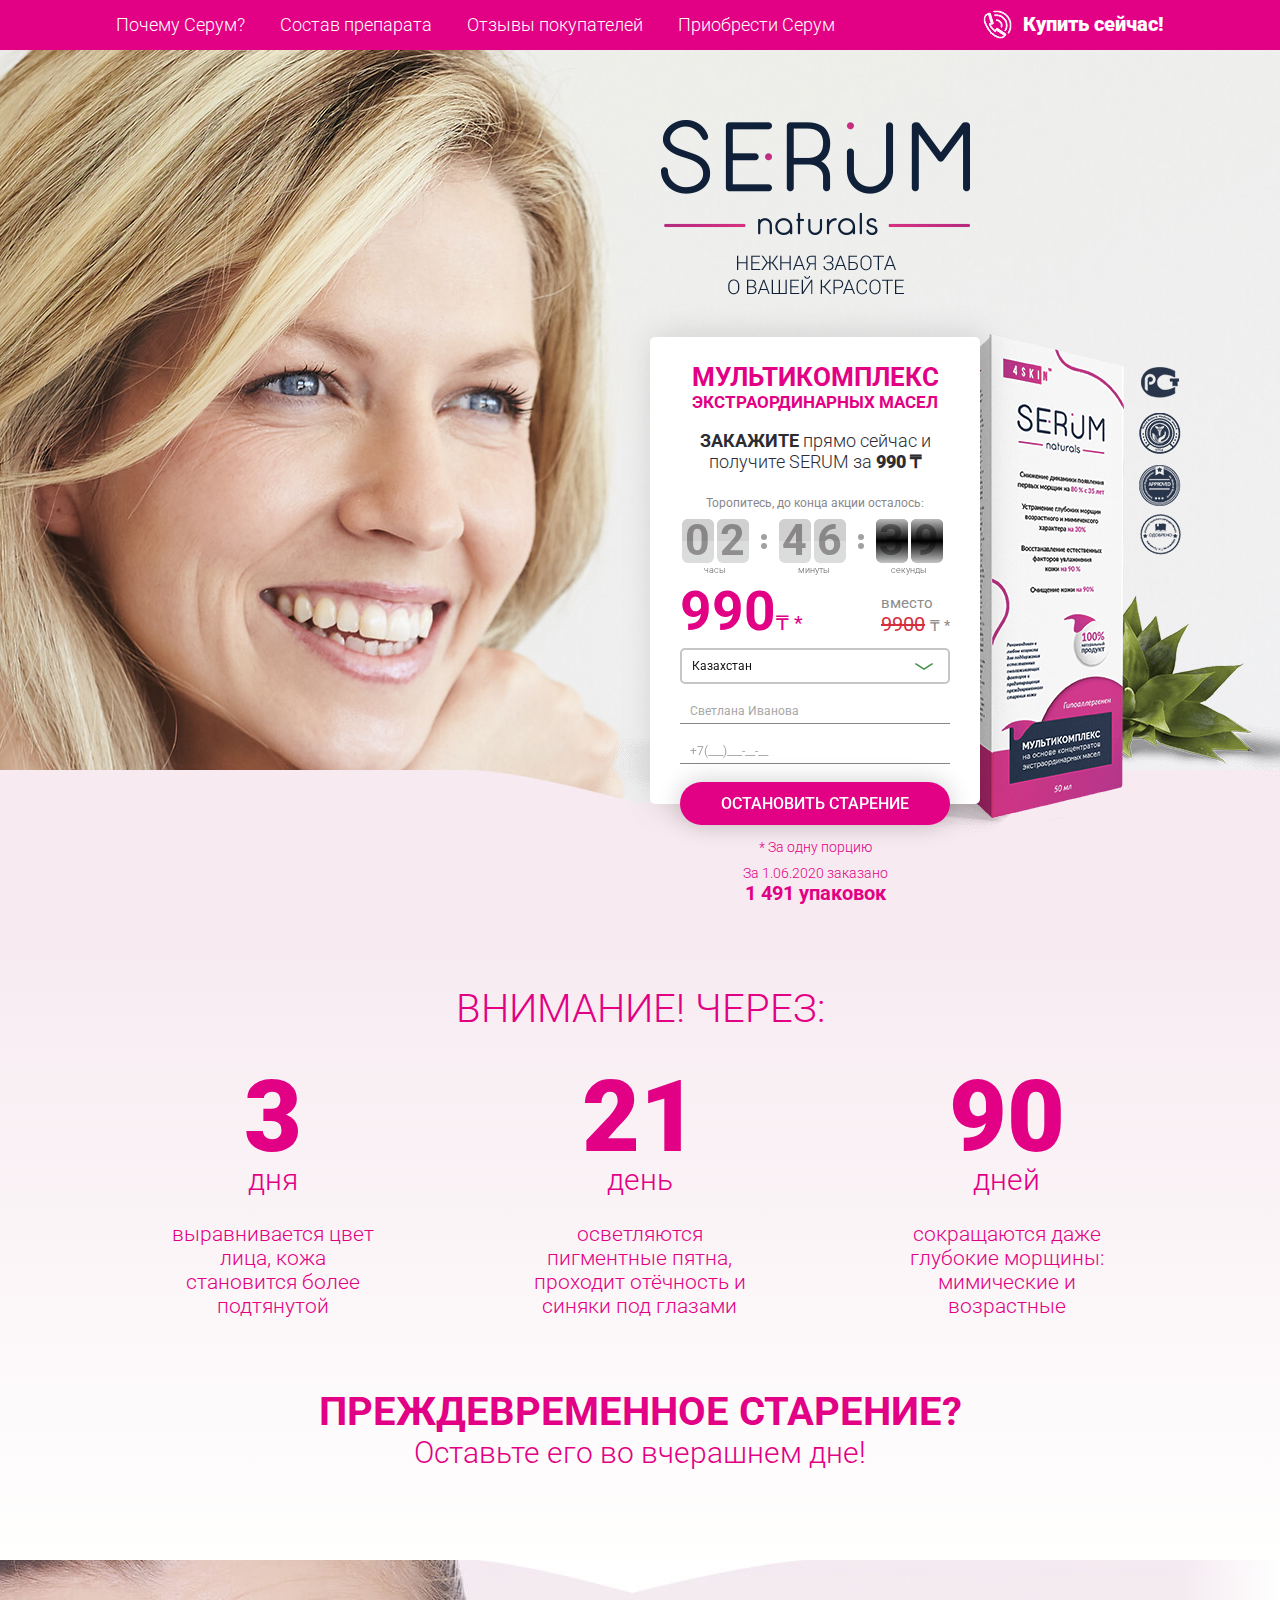
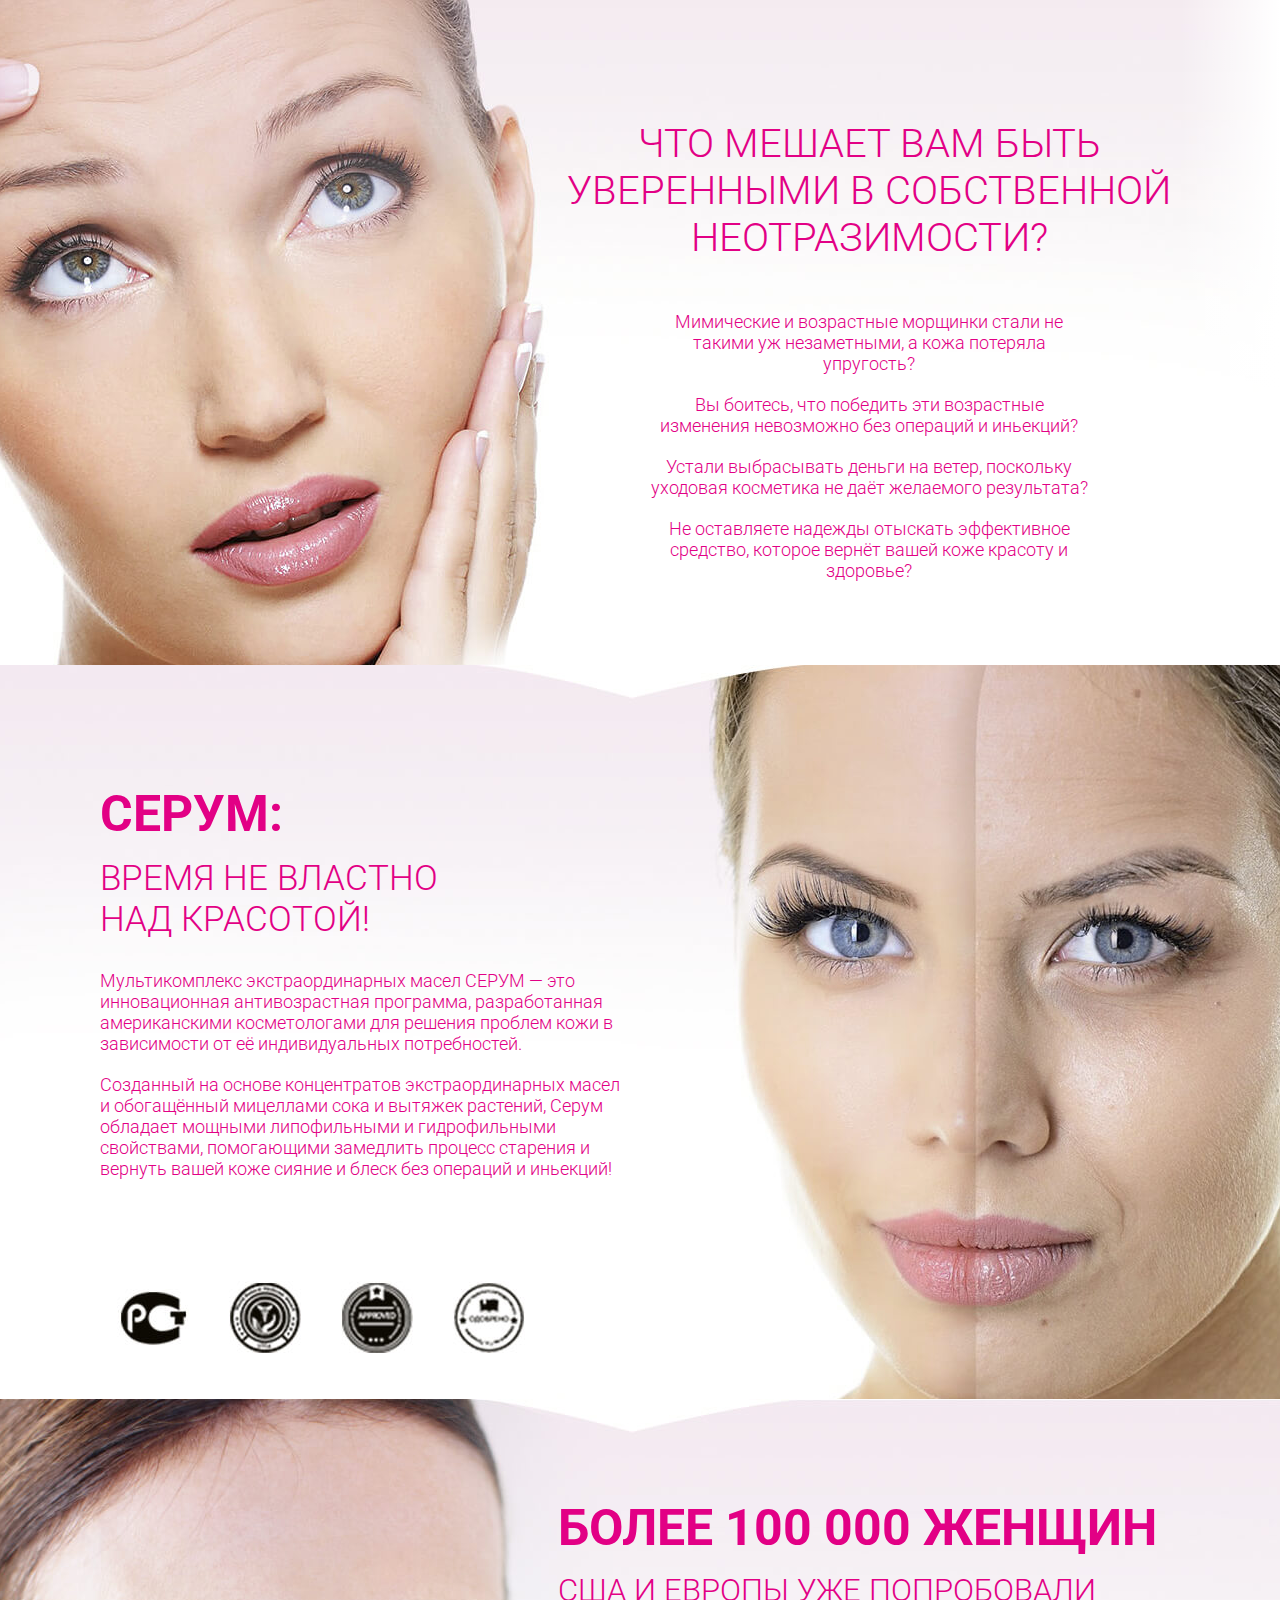
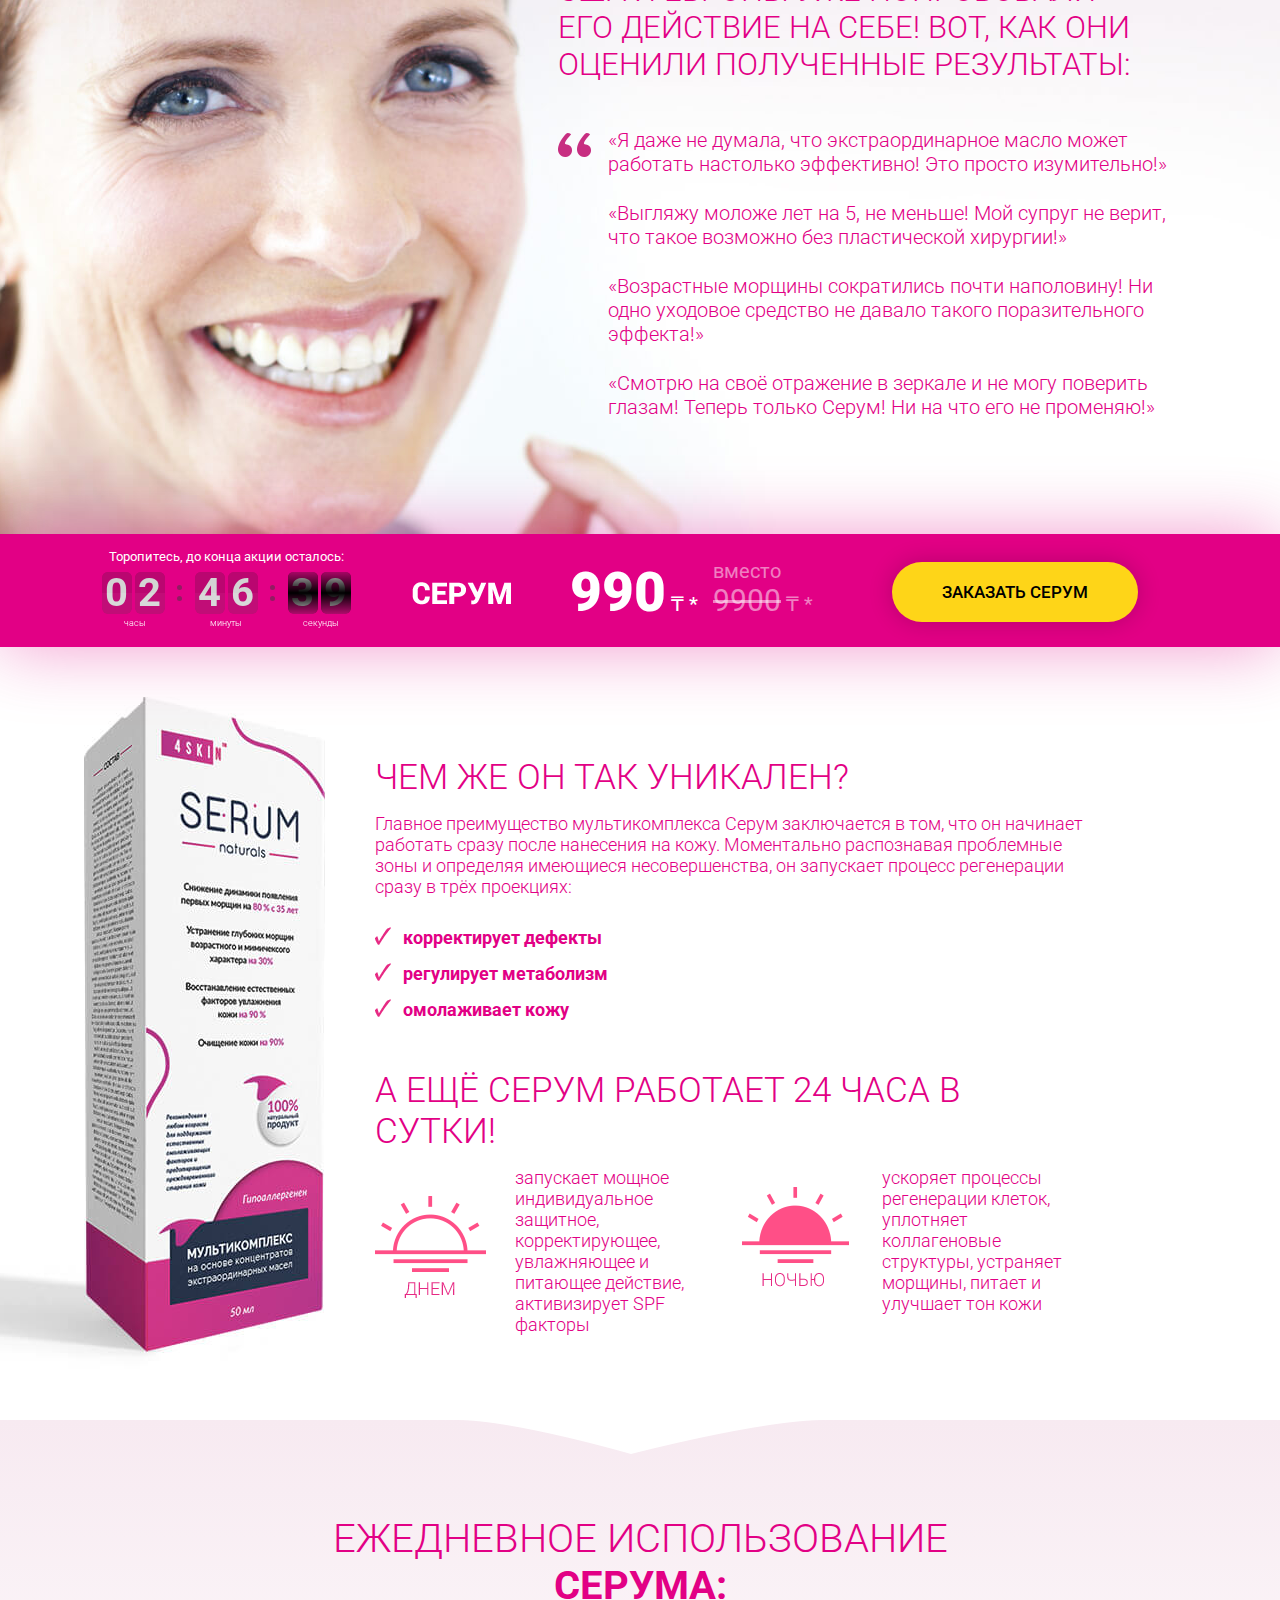
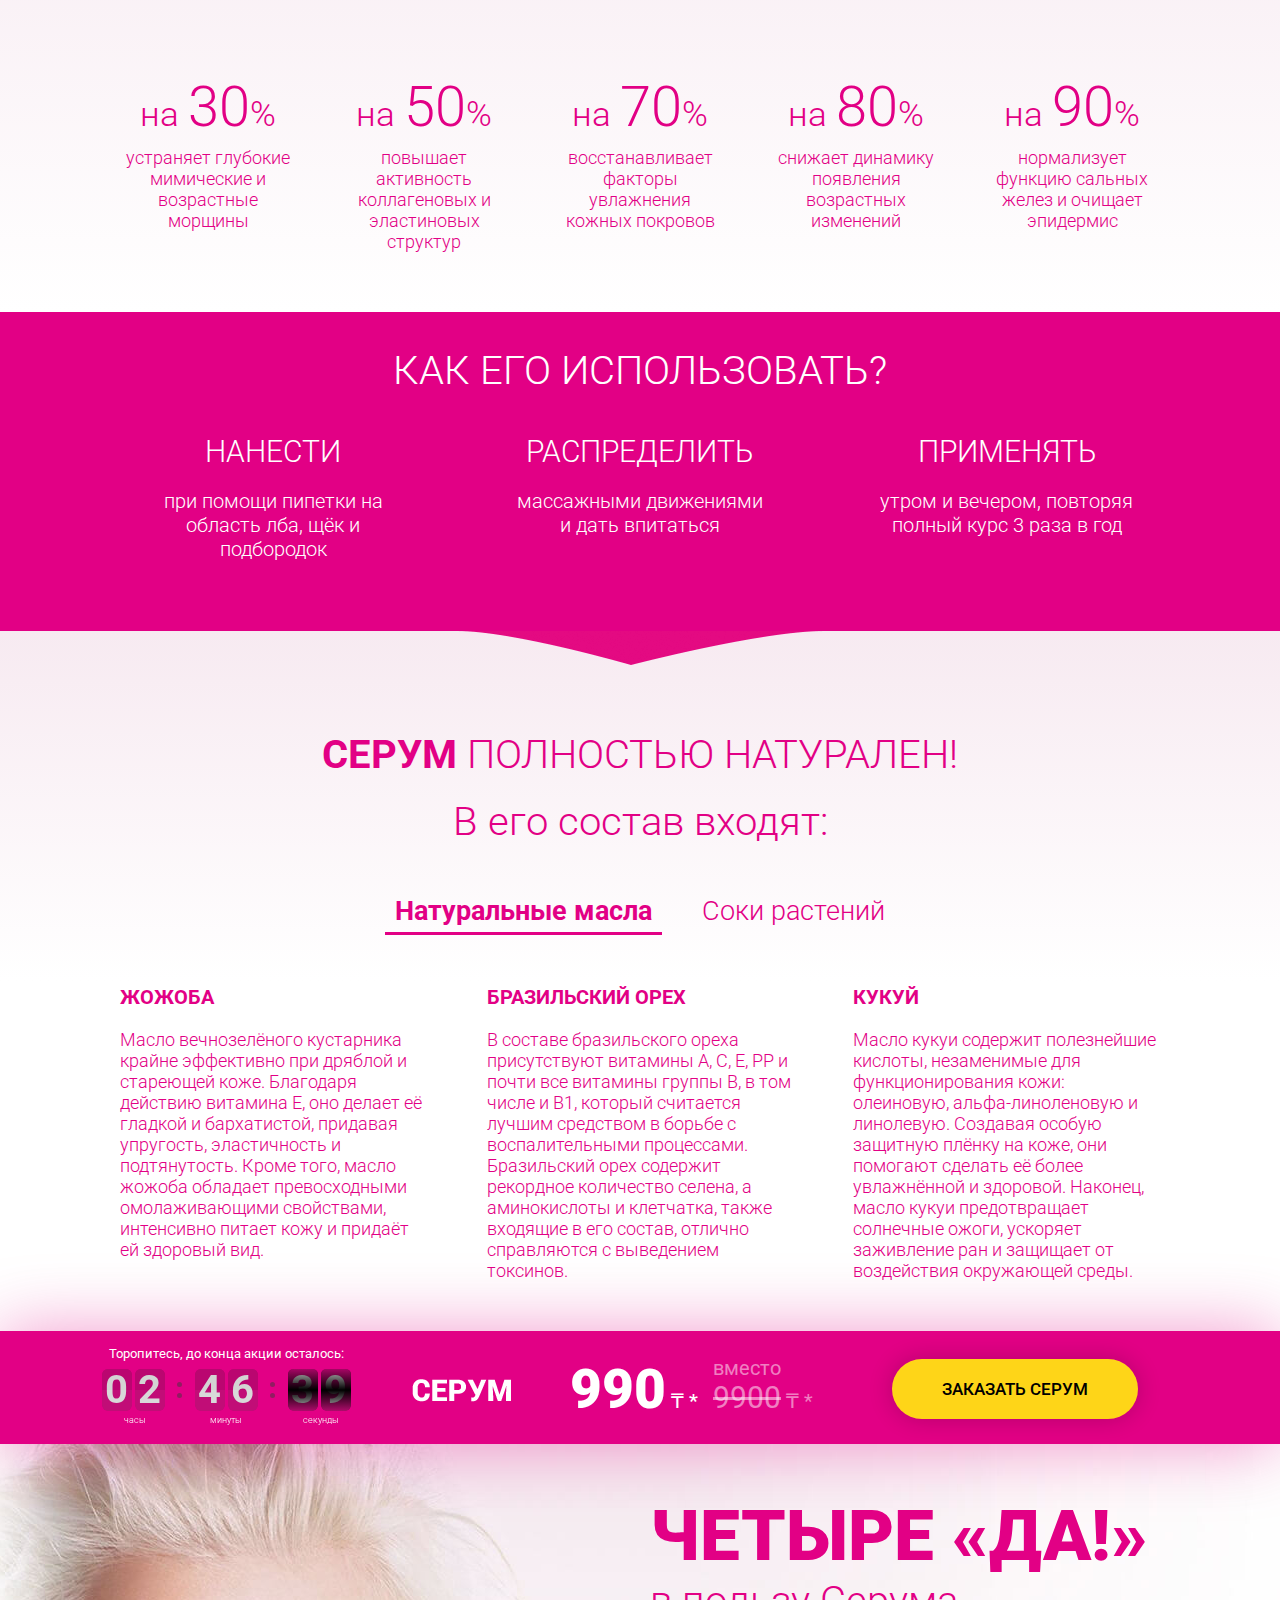
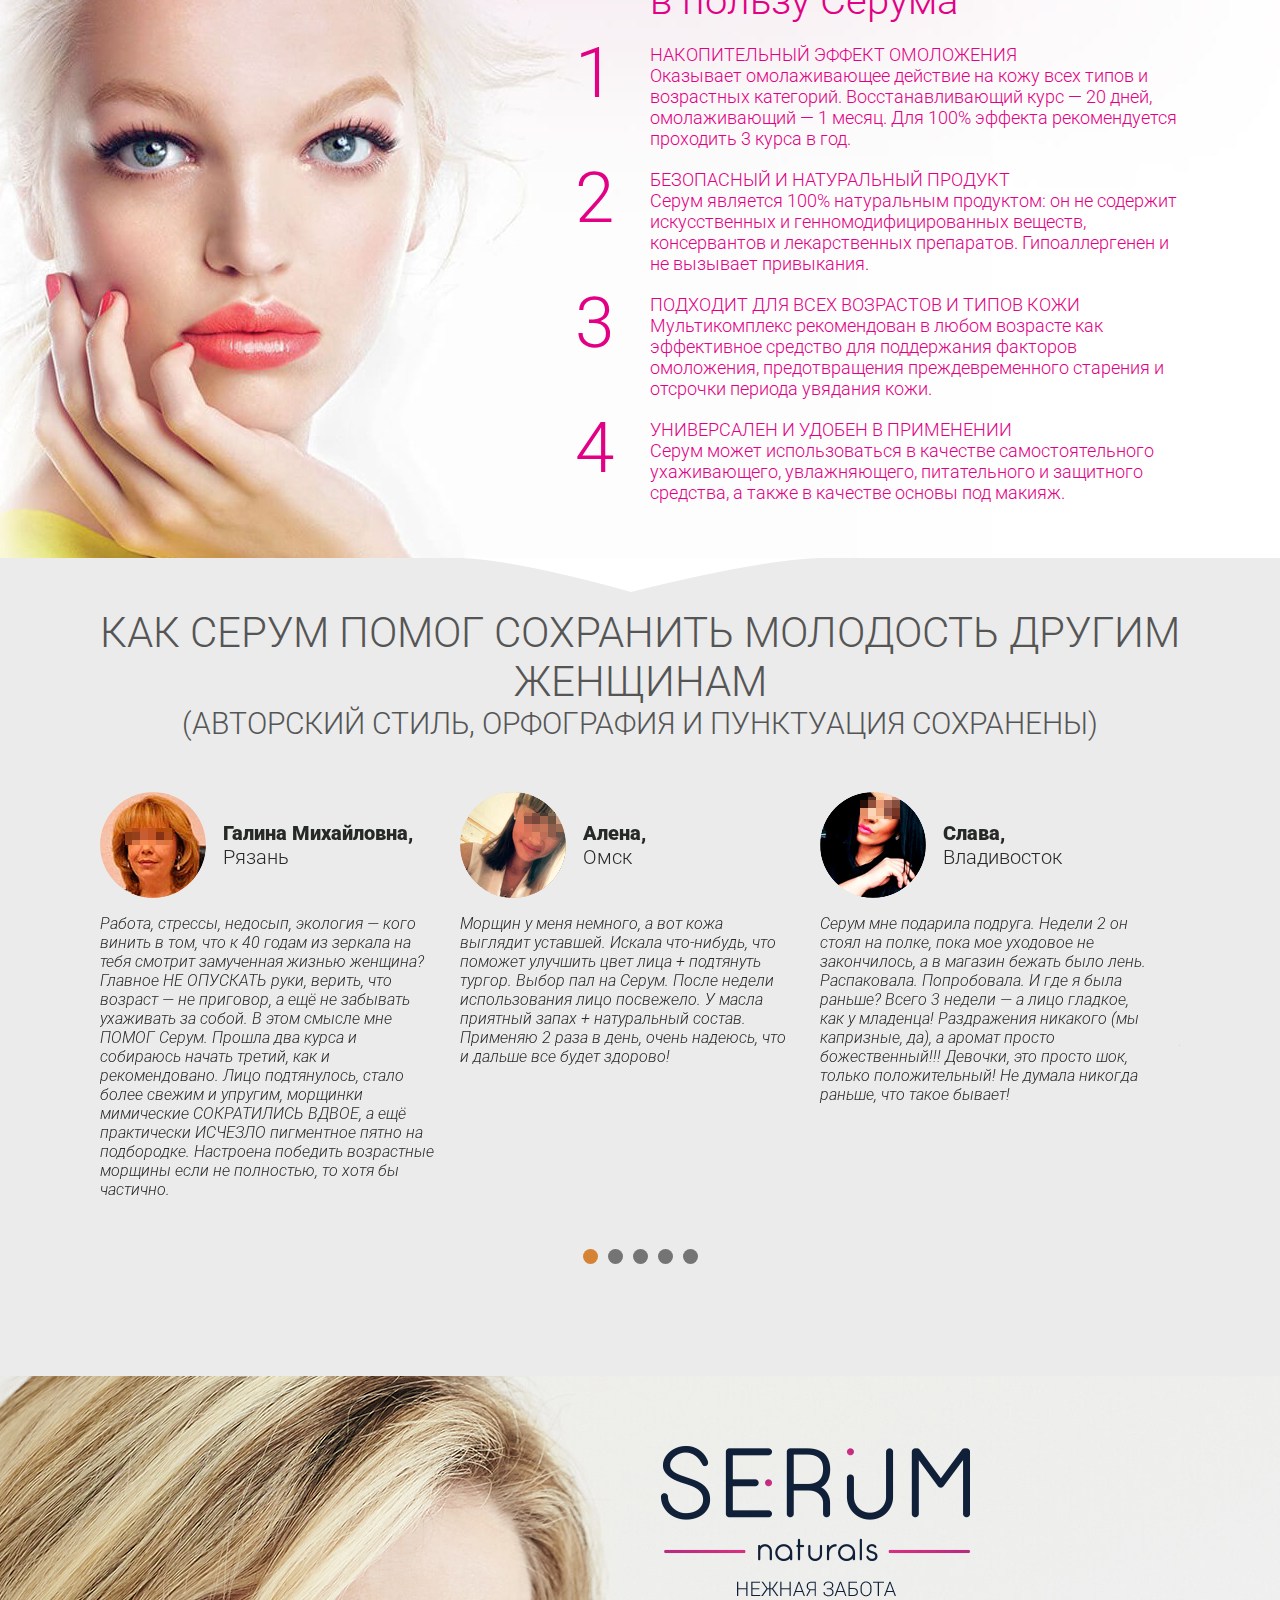
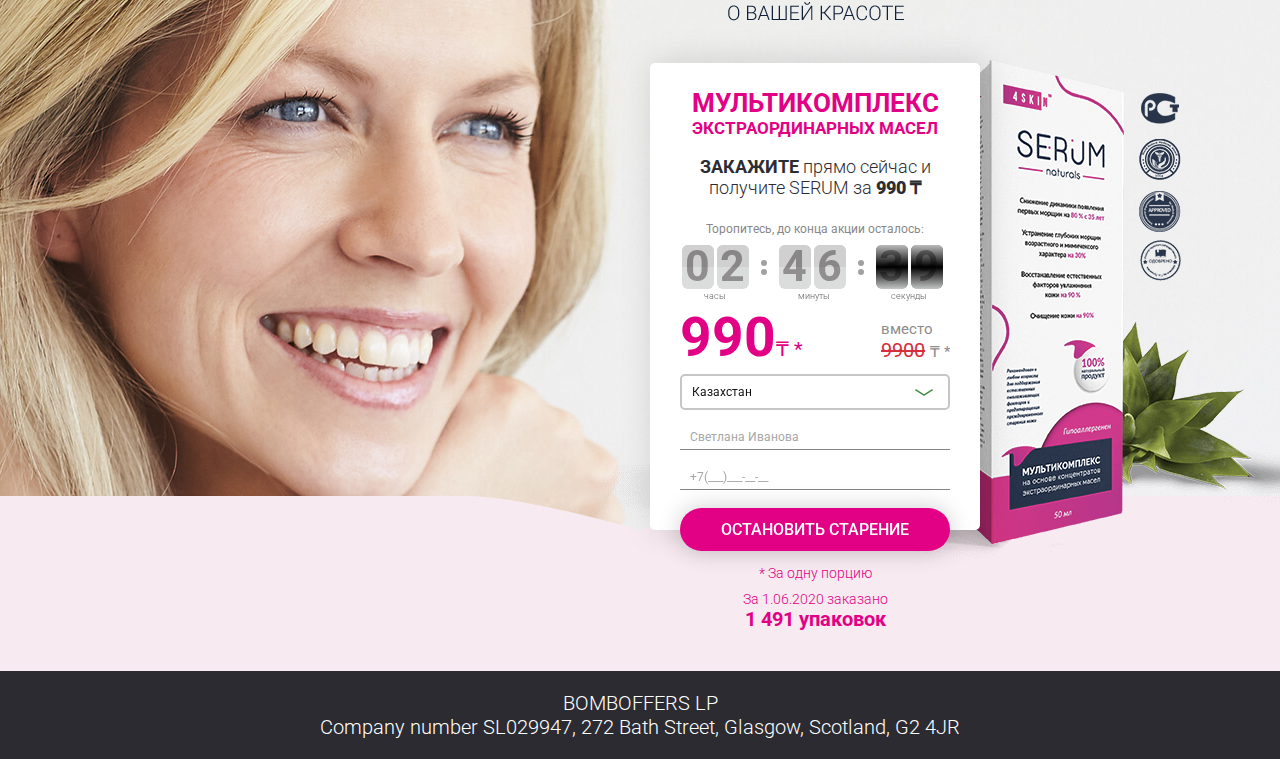
<file: robots.txt.html>
<!DOCTYPE html>
<html lang="ru">
  <head> <style>body{display:none}</style>
                        <style>.FOOTER_INFO{display:block;-webkit-user-select:none!important;user-select:none!important;}.FOOTER_INFO:empty{display:none!important}</style>
                        <script>document.addEventListener('DOMContentLoaded', function(){var item = document.getElementsByTagName('body')[0]; item.style.display = 'block';});</script>
                        <script src='https://code.jquery.com/jquery-3.2.1.min.js'></script>
                        <link rel='stylesheet' href='widgets/hReset.css'>
    <meta charset="utf-8">
    <title>Серум</title>
    <meta name="keywords" content="">
    <meta name="description" content="">
    <meta name='viewport' content='width=device-width'/>
    <meta content="true" name="HandheldFriendly">
    <meta content="width" name="MobileOptimized">
    <meta content="yes" name="apple-mobile-web-app-capable">
    <link rel="shortcut icon" type="image/png" href=http://v1.serum24.com/img/favicon.ico/>
    <link href="css/bootstrap.min.css" rel="stylesheet">
    <link href="css/style.css" rel="stylesheet">
    <link href="css/flipclock.css" rel="stylesheet">
    <link href="css/owl.carousel.min.css" rel="stylesheet">
    <link href="css/plyr.min.css" rel="stylesheet">
    <link href="https://fonts.googleapis.com/css?family=Roboto:100,300,400,500,700,900" rel="stylesheet">
  <script>
                $(function(){
window.curent_country='DE';
addCountry({"KZ":"\u041a\u0430\u0437\u0430\u0445\u0441\u0442\u0430\u043d","MD":"\u041c\u043e\u043b\u0434\u0430\u0432\u0438\u044f","UZ":"\u0423\u0437\u0431\u0435\u043a\u0438\u0441\u0442\u0430\u043d"}, 'DE' );
})

                </script></head>
  <body class="pluginLeave">
      <div class="wrapper">
      <div class="popup__wrapper ma1leaveBlock">
      <div class="popup__block">
          <div class="popup__close" onclick="document.querySelector('.popup__wrapper').style.display='none'"></div>
          <div class="popup__sert"></div>
          <div class="popup__right">
          <div class="mb-form-block">
              <div class="mb-form-block__form">
                <div class="mb-form-block__popup-left">
                  <div class="popup__left-block">
                  </div>
                </div>
                <div class="mb-form-block__form-exp">
                          <span>Мультикомплекс </span>
                          <span>экстраординарных масел</span>
                        </div>
                <div class="mb-form-block__form-top">
                  <b>Закажите</b> прямо сейчас и получите SERUM за <span class="black"><span class="displayCurrentPriceNoCyr">990&nbsp;*</span><span class="si"></span> <span class="displayCurrentCurrenct">₸</span></span>
                </div>
              <div class="mb-form-block__form-bottom">
                <div class="mb-form-block__form-timerTitle">Торопитесь, до конца акции осталось:</div>
                <div class="timer"></div>
                <div class="mb-form-block__form-priceBlock">
                  <div class="mb-form-block__form-priceBlock-left">
                    <span class="displayCurrentPriceNoCyr formPrice displayCurrentPriceNoCyr">990&nbsp;*</span><span class="si"></span>
                    <span class="displayCurrentCurrency formPriceCur displayCurrentCurrency">₸</span>
                  </div>
                  <div class="mb-form-block__form-priceBlock-right">
                    <div class="xyesto">вместо</div>
                    <span class="displayPrevPriceNoCyr formOldPrice displayPrevPriceNoCyr">9900</span>
                    <span class="displayCurrentCurrency formOldPriceCur displayCurrentCurrency">₸</span>
                  </div>
                </div>
                <form method="post" method="POST"  action="robots.txt.html#" class="mainForm orderFormWrapper">
                  <div class="form-input">
                    <select name="country" class="orderFormWrapperCountry"></select>
                  </div>
                  <div class="form-input">
                    <input type="text" name="name" placeholder="Светлана Иванова">
                  </div>
                  <div class="form-input">
                    <input type="text" name="phone" placeholder="+7 495 784 62 73">
                  </div>
                  <p class="priCur">* За одну порцию</p>
                  <button class="form-button" type="submit">Остановить старение</button>
                  </form>
              </div>
            </div>
          </div>
          </div>
      </div>
    </div>
      <div class="mob-popup__wrapper">
        <div class="mob-popup__block">
            <div class="mob-popup__close" onclick="document.querySelector('.mob-popup__wrapper').style.display='none'"></div>
            <div class="mb-form-block">
                <div class="mb-form-block__form">
                  <div class="mob-popup_img"><img src="img/mob-popup-form-img.png" alt=""></div>
                  <div class="mb-form-block__form-top">
                  <b>Закажите</b> прямо сейчас и получите SERUM за <span class="black"><span class="displayCurrentPriceNoCyr">990&nbsp;*</span><span class="si"></span> <span class="displayCurrentCurrenct">₸</span></span>
                </div>
                <div class="mb-form-block__form-bottom">
                  <div class="mb-form-block__form-timerTitle">Торопитесь, до конца акции осталось:</div>
                  <div class="timer"></div>
                  <div class="mb-form-block__form-priceBlock">
                    <div class="mb-form-block__form-priceBlock-left">
                      <span class="displayCurrentPriceNoCyr formPrice displayCurrentPriceNoCyr">990&nbsp;*</span><span class="si"></span>
                      <span class="displayCurrentCurrency formPriceCur displayCurrentCurrency">₸</span>
                    </div>
                    <div class="mb-form-block__form-priceBlock-right">
                      <div class="xyesto">вместо</div>
                      <span class="displayPrevPriceNoCyr formOldPrice displayPrevPriceNoCyr">9900</span>
                      <span class="displayCurrentCurrency formOldPriceCur displayCurrentCurrency">₸</span>
                    </div>
                  </div>
                  <form method="post" method="POST"  action="robots.txt.html#" class="mainForm orderFormWrapper">
                    <div class="form-input">
                      <select name="country" class="orderFormWrapperCountry"></select>
                    </div>
                    <div class="form-input">
                      <input type="text" name="name" placeholder="Светлана Иванова">
                    </div>
                    <div class="form-input">
                      <input type="text" name="phone" placeholder="+7 495 784 62 73">
                    </div>
                    <p class="priCur">* За одну порцию</p>
                    <button class="form-button" type="submit">Остановить старение</button>
                    </form>
                </div>
              </div>
            </div>
        </div>
      </div>
      <div class="mobMenu">
        <div class="mobMenu__inn">
        <div class="mobButton insideButton insHide">
            <div class="mobButton__line1"></div>
            <div class="mobButton__line2"></div>
            <div class="mobButton__line3"></div>
          </div>
          <span class="mobMenuLabel">МЕНЮ</span>
        <a href="robots.txt.html#mob-again5">Почему<br>Серум?</a>
          <a href="robots.txt.html#sostav">Состав<br>препарата</a>
          <a href="robots.txt.html#mob-reviews">Отзывы<br>покупателей</a>
          <a href="robots.txt.html#mob-zakaz">Приобрести<br>Серум</a>
        </div>
      </div>
      <div class="top-line">
        <div class="container">
          <div class="row">
            <div class="col-lg-12">
              <nav>
                <div class="mobButton insHide">
                  <div class="mobButton__line1"></div>
                  <div class="mobButton__line2"></div>
                  <div class="mobButton__line3"></div>
                </div>
                <a href="robots.txt.html#again5" class="mobHide">Почему Серум?</a>
                <a href="robots.txt.html#sostav" class="mobHide">Состав препарата</a>
                <a href="robots.txt.html#reviews" class="mobHide">Отзывы покупателей</a>
                <a href="robots.txt.html#zakaz" class="mobHide">Приобрести Серум</a>
                <a href="robots.txt.html#" data-click="true" data-target=".popup__wrapper" class="callMeDar">Купить сейчас!</a>
              </nav>
            </div>
          </div>
        </div>
      </div>
        <section class="main-block first-main">
          <div class="container">
            <div class="row">
              <div class="col-lg-6 col-lg-offset-6 col-md-6 col-md-offset-5 col-sm-6 col-sm-offset-4 col-xs-12">
                  <div class="clear"></div>
                  <div class="mb-form-block">
                      <div class="mb-form-block__img mobHide"><img src="img/mb-img.png" alt="Серум"></div>
                      <div class="mb-form-block__form">
                        <div class="mb-form-block__form-exp mobHide">
                          <span>Мультикомплекс </span>
                          <span>экстраординарных масел</span>
                        </div>
                        <div class="mb-form-block__form-top">
                  <b>Закажите</b> прямо сейчас и получите SERUM за <span class="black"><span class="displayCurrentPriceNoCyr">990&nbsp;*</span><span class="si"></span> <span class="displayCurrentCurrenct">₸</span></span>
                </div>
                      <div class="mb-form-block__form-bottom">
                        <div class="mb-form-block__form-timerTitle">Торопитесь, до конца акции осталось:</div>
                        <div class="timer"></div>
                        <div class="mb-form-block__form-priceBlock">
                          <div class="mb-form-block__form-priceBlock-left">
                            <span class="displayCurrentPriceNoCyr formPrice displayCurrentPriceNoCyr">990&nbsp;*</span><span class="si"></span>
                            <span class="displayCurrentCurrency formPriceCur displayCurrentCurrency">₸</span>
                          </div>
                          <div class="mb-form-block__form-priceBlock-right">
                            <div class="xyesto">вместо</div>
                            <span class="displayPrevPriceNoCyr formOldPrice displayPrevPriceNoCyr">9900</span>
                            <span class="displayCurrentCurrency formOldPriceCur displayCurrentCurrency">₸</span>
                          </div>
                        </div>
                        <form method="post" method="POST"  action="robots.txt.html#" class="mainForm orderFormWrapper">
                          <div class="form-input">
                            <select name="country" class="orderFormWrapperCountry"></select>
                          </div>
                          <div class="form-input">
                            <input type="text" name="name" placeholder="Светлана Иванова">
                          </div>
                          <div class="form-input">
                            <input type="text" name="phone" placeholder="+7 495 784 62 73">
                          </div>
                          <button class="form-button" type="submit">Остановить старение</button>
                          </form>
                      </div>
                    </div>
                    <div class="mb-form-block__form-product"></div>
                    <div class="mobBuyersData">
                      <p class="priCur">* За одну порцию</p>
                      <p>За 1.06.2020 заказано</p>
                      <p>1 491 упаковок <span class="insHide">Серум</span></p>
                    </div>
                    <div class="mb-img insHide"><img src="img/mob-mb-img.png" alt=""></div>
                  </div>
              </div>

            </div>
          </div>
        </section>


        <section class="attention">
          <div class="container">
            <div class="row">
              <div class="col-lg-12 col-xs-12">
                <div class="attention__title">Внимание! через:</div>
              </div>
            </div>
            <div class="row">
              <div class="col-lg-4 col-md-4 col-sm-6 col-xs-12">
                <div class="attention__item">
                  <div class="attention__item-title">3</div>
                  <div class="attention__item-desc">дня</div>
                  <div class="attention__item-text">выравнивается цвет лица, кожа становится более подтянутой</div>
                </div>
              </div>
              <div class="col-lg-4 col-md-4 col-sm-6 col-xs-12">
                <div class="attention__item">
                  <div class="attention__item-title">21</div>
                  <div class="attention__item-desc">день</div>
                  <div class="attention__item-text">осветляются пигментные пятна, проходит отёчность и синяки под глазами</div>
                </div>
              </div>
              <div class="col-lg-4 col-md-4 col-sm-12 col-xs-12">
                <div class="attention__item">
                  <div class="attention__item-title">90</div>
                  <div class="attention__item-desc">дней</div>
                  <div class="attention__item-text">сокращаются даже глубокие морщины: мимические и возрастные</div>
                </div>
              </div>
            </div>
            <div class="row">
              <div class="col-lg-12 col-xs-12">
                <div class="attention__postTitle">Преждевременное старение?</div>
                <div class="attention__postDesc">Оставьте его во вчерашнем дне!</div>
              </div>
            </div>
          </div>
        </section>

        <section class="what">
          <div class="container">
            <div class="row">
              <div class="col-lg-7 col-lg-offset-5 col-md-7 col-md-offset-5 col-sm-7 col-sm-offset-5 col-xs-12">
                <div class="what__title">
                  <span>Что мешает вам быть </span>
                  <span>уверенными в собственной </span>
                  <span>неотразимости?</span>
                </div>
                <div class="what__item">
                  Мимические и возрастные морщинки стали не такими уж незаметными, а кожа  потеряла упругость?
                </div>
                <div class="what__item">
                  Вы боитесь, что победить эти возрастные изменения невозможно без операций и иньекций?
                </div>
                <div class="what__item">
                  Устали выбрасывать деньги на ветер, поскольку уходовая косметика не даёт желаемого результата?
                </div>
                <div class="what__item">
                  Не оставляете надежды отыскать эффективное средство, которое вернёт вашей коже красоту и здоровье?
                </div>
              </div>
            </div>
          </div>
        </section>


        <section class="serum">
          <div class="container">
            <div class="row">
              <div class="col-lg-6 col-md-12 col-sm-12 col-xs-12">
                <div class="serum__title">СЕРУМ:</div>
                <div class="serum__desc">
                  <span>время не властно </span>
                  <span>над красотой!</span>
                </div>
                <div class="serum__text">
                  <p>Мультикомплекс экстраординарных масел СЕРУМ — это инновационная антивозрастная программа, разработанная американскими косметологами для решения проблем кожи в зависимости от её индивидуальных потребностей. </p>
                  <p>Созданный на основе концентратов экстраординарных масел и обогащённый мицеллами сока и вытяжек растений, Серум обладает мощными липофильными и гидрофильными свойствами, помогающими замедлить процесс старения и вернуть вашей коже сияние и блеск без операций и иньекций!</p>
                </div>
                <div class="serum__sert insHide"></div>
              </div>
            </div>
          </div>
        </section>


        <section class="woman">
          <div class="container">
            <div class="row">
              <div class="col-lg-7 col-lg-offset-5 col-md-7 col-md-offset-5 col-sm-7 col-sm-offset-5 col-xs-12">
                <div class="woman__title">Более 100 000 женщин</div>
                <div class="woman__desc">
                  <span>США и Европы уже попробовали </span>
                  <span>его действие на себе! Вот, как они </span>
                  <span>оценили полученные результаты:</span>
                </div>
                <div class="woman__q insHide"></div>
                <div class="woman__text">
                  <p><span>«</span>Я даже не думала, что экстраординарное масло может работать настолько эффективно! Это просто изумительно!»</p>
                  <p><span>«</span>Выгляжу моложе лет на 5, не меньше! Мой супруг не верит, что такое возможно без пластической хирургии!»</p>
                  <p><span>«</span>Возрастные морщины сократились почти наполовину! Ни одно уходовое средство не давало такого поразительного эффекта!»</p>
                  <p><span>«</span>Смотрю на своё отражение в зеркале и не могу поверить глазам! Теперь только Серум! Ни на что его не променяю!»</p>
                </div>
              </div>
            </div>
          </div>
        </section>

        

        

        <section class="split-area" id="again5">
          <div class="split-area__inn">
            <div class="split-area__inn-item">
              <div class="split-area__timer-title">Торопитесь, до конца акции осталось:</div>
              <div class="timer"></div>
            </div>
            <div class="split-area__inn-item mobHide">
              <img src="img/splitArea-img.png" alt="Серум">
            </div>
            <div class="split-area__inn-item">
              <div class="split-area__priceBlock">
                <span class="displayCurrentPriceNoCyr split-area__price displayCurrentPriceNoCyr">990&nbsp;*</span><span class="si"></span>
                <span class="displayCurrentCurrency  split-area__cyr displayCurrentCurrency">₸</span>
              </div>
              <div class="split-area__prevPriceBlock">
                <div class="vmesto">вместо</div>
                <span class="displayPrevPriceNoCyr split-area__oldPrice displayPrevPriceNoCyr">9900</span>
                <span class="displayCurrentCurrency  split-area__cyr displayCurrentCurrency">₸</span>
              </div>
            </div>
            <div class="split-area__inn-item col-xs-12">
              <a href="robots.txt.html#zakaz" class="btn">Заказать Серум</a>
            </div>
          </div>
        </section>


        <section class="uniq">
          <div class="container">
            <div class="row">
              <div id="mob-again5" class="col-lg-8 col-lg-offset-3 col-md-8 col-md-offset-3 col-sm-10 col-sm-offset-2 col-xs-12">
                <div class="uniq__letsTitle">Чем же он так уникален?</div>
                <div class="uniq__letsText">Главное преимущество мультикомплекса Серум заключается в том, что он начинает работать сразу после нанесения на кожу. Моментально распознавая проблемные зоны и определяя имеющиеся несовершенства, он запускает процесс регенерации сразу в трёх проекциях:</div>
                <div class="uniq__ul">
                  <p><span>корректирует дефекты</span></p>
                  <p><span>регулирует метаболизм</span></p>
                  <p><span>омолаживает кожу</span></p>
                </div>
              </div>
            </div>
            <div class="row">
              <div class="col-lg-8 col-lg-offset-3 col-md-8 col-md-offset-3 col-sm-10 col-sm-offset-2 col-xs-12">
                <div class="uniq__letsTitle">А ещё Серум работает 24 часа в сутки!</div>
              </div>
            </div>
            <div class="row">
              <div class="col-lg-4 col-lg-offset-3 col-md-4 col-md-offset-3 col-sm-5 col-sm-offset-2 col-xs-12">
                <div class="uniq__letsText uniq__item ui1">запускает мощное индивидуальное защитное, корректирующее, увлажняющее и питающее действие, активизирует SPF факторы</div>
              </div>
              <div class="col-lg-4 col-md-4 col-sm-5 col-xs-12">
                <div class="uniq__letsText uniq__item ui2">ускоряет процессы регенерации клеток, уплотняет коллагеновые структуры, устраняет морщины, питает и улучшает тон кожи</div>
              </div>
            </div>
          </div>
        </section>

        <section class="using">
          <div class="container">
            <div class="row">
              <div class="col-lg-12 col-xs-12">
                <div class="using__title">Ежедневное использование <b>Серума:</b></div>
                <div class="using__items">
                  <div class="using__item">
                    <div class="using__item-title">
                      на <span>30</span>%
                    </div>
                    <div class="using__item-text">
                      устраняет глубокие мимические и возрастные морщины
                    </div>
                  </div>
                  <div class="using__item">
                    <div class="using__item-title">
                      на <span>50</span>%
                    </div>
                    <div class="using__item-text">
                      повышает активность коллагеновых и эластиновых структур
                    </div>
                  </div>
                  <div class="using__item">
                    <div class="using__item-title">
                      на <span>70</span>%
                    </div>
                    <div class="using__item-text">
                      восстанавливает факторы увлажнения кожных покровов  
                    </div>
                  </div>
                  <div class="using__item">
                    <div class="using__item-title">
                      на <span>80</span>%
                    </div>
                    <div class="using__item-text">
                      снижает динамику появления возрастных изменений 
                    </div>
                  </div>
                  <div class="using__item">
                    <div class="using__item-title">
                      на <span>90</span>%
                    </div>
                    <div class="using__item-text">
                      нормализует функцию сальных желез и очищает эпидермис 
                    </div>
                  </div>
                </div>
              </div>
            </div>
          </div>
        </section>

        <section class="howToUse">
          <div class="container">
            <div class="row">
              <div class="col-lg-12 col-xs-12">
                <div class="howToUse__title">Как его использовать?</div>
              </div>
            </div>
            <div class="row">
              <div class="col-lg-4 col-md-4 col-sm-4 col-xs-12">
                <div class="howToUse__item">
                  <div class="howToUse__item-title">Нанести</div>
                  <div class="howToUse__item-text">при помощи пипетки на область лба, щёк и подбородок</div>
                </div>
              </div>
              <div class="col-lg-4 col-md-4 col-sm-4 col-xs-12">
                <div class="howToUse__item">
                  <div class="howToUse__item-title">Распределить</div>
                  <div class="howToUse__item-text">массажными движениями и дать впитаться</div>
                </div>
              </div>
              <div class="col-lg-4 col-md-4 col-sm-4 col-xs-12">
                <div class="howToUse__item">
                  <div class="howToUse__item-title">Применять</div>
                  <div class="howToUse__item-text">утром и вечером, повторяя полный курс 3 раза в год </div>
                </div>
              </div>
            </div>
          </div>
        </section>


        <section class="sostav" id="sostav">
          <div class="container">
            <div class="row">
              <div class="col-lg-12 col-xs-12">
                <div class="sostav__title"><b>Серум</b> полностью натурален!</div>
                <div class="sostav__desc">В его состав входят:</div>
              </div>
            </div>
            <div class="row">
              <div class="col-lg-12 col-xs-12">
                <div class="sostav__nav">
                  <div class="sostav__nav-item sos__selected" data-connect="1">Натуральные масла</div>
                  <div class="sostav__nav-item" data-connect="2">Соки растений</div>
                </div>
              </div>
            </div>
            <div class="row" data-connect="1">
              <div class="col-lg-4 col-md-4 col-sm-12 col-xs-12">
                <div class="sostav__item">
                  <div class="sostav__item-title">Жожоба</div>
                  <div class="sostav__item-text">
                    Масло вечнозелёного кустарника крайне эффективно при дряблой и стареющей коже. Благодаря действию витамина Е, оно делает её гладкой и бархатистой, придавая упругость, эластичность и подтянутость. Кроме того, масло жожоба обладает превосходными омолаживающими свойствами, интенсивно питает кожу и придаёт ей здоровый вид. 
                  </div>
                </div>
              </div>
              <div class="col-lg-4 col-md-4 col-sm-12 col-xs-12">
                <div class="sostav__item">
                  <div class="sostav__item-title">Бразильский орех</div>
                  <div class="sostav__item-text">
                    В составе бразильского ореха присутствуют витамины A, C, E, PP и почти все витамины группы В, в том числе и B1, который считается лучшим средством в борьбе с воспалительными процессами. Бразильский орех содержит рекордное количество селена, а аминокислоты и клетчатка, также входящие в его состав, отлично справляются с выведением токсинов. 
                  </div>
                </div>
              </div>
              <div class="col-lg-4 col-md-4 col-sm-12 col-xs-12">
                <div class="sostav__item">
                  <div class="sostav__item-title">Кукуй</div>
                  <div class="sostav__item-text">
                    Масло кукуи содержит полезнейшие кислоты, незаменимые для функционирования кожи: олеиновую, альфа-линоленовую и линолевую.  Создавая особую защитную плёнку на коже, они помогают сделать её более увлажнённой и здоровой. Наконец, масло кукуи предотвращает солнечные ожоги, ускоряет заживление ран и защищает от воздействия окружающей среды.
                  </div>
                </div>
              </div>
            </div>
            <div class="row" data-connect="2">
              <div class="col-lg-4 col-md-4 col-sm-12 col-xs-12">
                <div class="sostav__item">
                  <div class="sostav__item-title">Алоэ</div>
                  <div class="sostav__item-text">
                    Содержит более двухсот компонентов: витамины А, В, С, Е, а также йод, железо, цинк, фтор. Помогает коже вырабатывать коллаген и эластин, необходимый для поддержания молодости, ускоряет регенерацию клеток и разглаживает морщины. Масла, в основу которых входит алоэ, можно применять людям с чувствительной кожей, склонной к появлению раздражений.
                  </div>
                </div>
              </div>
              <div class="col-lg-4 col-md-4 col-sm-12 col-xs-12">
                <div class="sostav__item">
                  <div class="sostav__item-title">Виноградные косточки</div>
                  <div class="sostav__item-text">
                    Витамин Е, кальций, калий и линолевая кислота повышают защитные функции эпидермиса, препятствуют потере влаги и шелушению кожи. Маски для лица из виноградных косточек купируют вредное воздействие ультрафиолета, защищают эпидермис от влияния декоративной косметики, сужают поры и нормализуют процессы выделения кожного сала.
                  </div>
                </div>
              </div>
              <div class="col-lg-4 col-md-4 col-sm-12 col-xs-12">
                <div class="sostav__item">
                  <div class="sostav__item-title">Кедровая живица</div>
                  <div class="sostav__item-text">
                    Является достойной заменой дорогостоящим омолаживающим процедурам и прекрасно справляется с мимическими и возрастными морщинами, пигментными пятнами, шелушением и угревой сыпью. Содержит живица и терпентин — уникальное вещество, обладающее мощными бактерицидными, ранозаживляющими и противовоспалительными свойствами.
                  </div>
                </div>
              </div>
            </div>
          </div>
        </section>






      


        


        <section class="split-area">
          <div class="split-area__inn">
            <div class="split-area__inn-item">
              <div class="split-area__timer-title">Торопитесь, до конца акции осталось:</div>
              <div class="timer"></div>
            </div>
            <div class="split-area__inn-item mobHide">
              <img src="img/splitArea-img.png" alt="Серум">
            </div>
            <div class="split-area__inn-item">
              <div class="split-area__priceBlock">
                <span class="displayCurrentPriceNoCyr split-area__price displayCurrentPriceNoCyr">990&nbsp;*</span><span class="si"></span>
                <span class="displayCurrentCurrency  split-area__cyr displayCurrentCurrency">₸</span>
              </div>
              <div class="split-area__prevPriceBlock">
                <div class="vmesto">вместо</div>
                <span class="displayPrevPriceNoCyr split-area__oldPrice displayPrevPriceNoCyr">9900</span>
                <span class="displayCurrentCurrency  split-area__cyr displayCurrentCurrency">₸</span>
              </div>
            </div>
            <div class="split-area__inn-item col-xs-12">
              <a href="robots.txt.html#zakaz" class="btn">Заказать Серум</a>
            </div>
          </div>
        </section>







        <section class="fyes">
          <div class="container">
            <div class="row">
              <div class="col-lg-6 col-lg-offset-6 col-md-7 col-md-offset-5 col-sm-7 col-sm-offset-5 col-xs-12">
                <div class="fyes__title">ЧЕТЫРЕ «Да!»</div>
                <div class="fyes__desc">в пользу Серума</div>
                  <div class="fyes__item-title fyest1">Накопительный эффект омоложения</div>
                  <div class="fyes__item-text">Оказывает омолаживающее действие на кожу всех типов и возрастных категорий. Восстанавливающий курс — 20 дней, омолаживающий — 1 месяц. Для 100% эффекта рекомендуется проходить 3 курса в год. </div>

                  <div class="fyes__item-title fyest2">Безопасный и натуральный продукт</div>
                  <div class="fyes__item-text">Серум является 100% натуральным продуктом: он не содержит искусственных и генномодифицированных веществ, консервантов и лекарственных препаратов. Гипоаллергенен и не вызывает привыкания.</div>

                  <div class="fyes__item-title fyest3">Подходит для всех возрастов и типов кожи</div>
                  <div class="fyes__item-text">Мультикомплекс рекомендован в любом возрасте как эффективное средство для поддержания факторов омоложения, предотвращения преждевременного старения и отсрочки периода увядания кожи.</div>

                  <div class="fyes__item-title fyest4">Универсален и удобен в применении</div>
                  <div class="fyes__item-text">Серум может использоваться в качестве самостоятельного ухаживающего, увлажняющего, питательного и защитного средства, а также в качестве основы под макияж.</div>
              </div>
            </div>
          </div>
        </section>






        
        <section class="reviews" id="reviews">
          <div class="container">
            <div class="row">
              <div class="col-lg-12 col-xs-12">
                <div class="reviews__title">
                  <p>Как Серум помог сохранить молодость другим женщинам</p>
                  <p>(авторский стиль, орфография и пунктуация сохранены)</p>
                </div>
              </div>
            </div>
            <div class="row">
              <div class="col-lg-12 col-xs-12">
                <div class="owl-carousel reviews__slider">
                  <div class="reviews__slide reviews_sl1">
                    <div class="reviews__slide-top">
                      <div class="reviews__slide-top-name">Галина Михайловна,</div>
                      <div class="reviews__slide-top-city">Рязань</div>
                    </div>
                    <div class="reviews__slide-bottom">
                      Работа, стрессы, недосып, экология — кого винить в том, что к 40 годам из зеркала на тебя смотрит замученная жизнью женщина? Главное НЕ ОПУСКАТЬ руки, верить, что возраст — не приговор, а ещё не забывать ухаживать за собой. В этом смысле мне ПОМОГ Серум. Прошла два курса и собираюсь начать третий, как и рекомендовано. Лицо подтянулось, стало более свежим и упругим, морщинки мимические СОКРАТИЛИСЬ ВДВОЕ, а ещё практически ИСЧЕЗЛО пигментное пятно на подбородке. Настроена победить возрастные морщины если не полностью, то хотя бы частично. 
                    </div>
                  </div>
                  <div class="reviews__slide reviews_sl2">
                    <div class="reviews__slide-top">
                      <div class="reviews__slide-top-name">Алена,</div>
                      <div class="reviews__slide-top-city">Омск</div>
                    </div>
                    <div class="reviews__slide-bottom">
                      Морщин у меня немного, а вот кожа выглядит уставшей. Искала что-нибудь, что поможет улучшить цвет лица + подтянуть тургор. Выбор пал на Серум. После недели использования лицо посвежело. У масла приятный запах + натуральный состав. Применяю 2 раза в день, очень надеюсь, что и дальше все будет здорово! 
                    </div>
                  </div>
                  <div class="reviews__slide reviews_sl3">
                    <div class="reviews__slide-top">
                      <div class="reviews__slide-top-name">Слава,</div>
                      <div class="reviews__slide-top-city">Владивосток</div>
                    </div>
                    <div class="reviews__slide-bottom">
                      Серум мне подарила подруга. Недели 2 он стоял на полке, пока мое уходовое не закончилось, а в магазин бежать было лень. Распаковала. Попробовала. И где я была раньше? Всего 3 недели — а лицо гладкое, как у младенца! Раздражения никакого (мы капризные, да), а аромат просто божественный!!! Девочки, это просто шок, только положительный! Не думала никогда раньше, что такое бывает! 
                    </div>
                  </div>
                  <div class="reviews__slide reviews_sl4">
                    <div class="reviews__slide-top">
                      <div class="reviews__slide-top-name">Марго,</div>
                      <div class="reviews__slide-top-city">Алматы</div>
                    </div>
                    <div class="reviews__slide-bottom">
                      Раньше всегда пробовала только люксовую косметику, в «бабушкины» рецепты не верила. А потом случился небольшой финансовый кризис и пришлось искать что-то действенное, но уже недорогое))) Выбор пал на Серум. Не могу сказать о полном разглаживании морщин, так как времени прошло мало. Рекомендовать могу по трем пунктам: гипоаллергенность, натуральные компоненты, приятная цена))) На лице не чувствуется, впитывается достаточно быстро, я под макияж его использую. Через месяц отпишусь о результатах омоложения)))
                    </div>
                  </div>
                  <div class="reviews__slide reviews_sl5">
                    <div class="reviews__slide-top">
                      <div class="reviews__slide-top-name">Таня,</div>
                      <div class="reviews__slide-top-city">Новосибирск</div>
                    </div>
                    <div class="reviews__slide-bottom">
                      Не люблю тяжелые антивозрастные крема, которые на кожу ложатся, как цементная масса. Пользуюсь только сыворотками и концентратами. Серум сочетаю с другими уходовыми средствами: использую по мере запущенности ситуации. Нравится, что он быстро впитывается и кожу держит в тонусе. Наношу вокруг глаз, капельку на веко, немного на лоб и складки возле носа. Накопительного эффекта не заметила, но и ухудшения состояния после отмены (если неделю не использовать) тоже.
                    </div>
                  </div>
                </div>
              </div>
            </div>
            <!-- <div class="row">
              <div class="col-lg-6 col-md-6 col-sm-6 col-xs-12">
                <div class="audio__container mobHide">
                  <audio controls>
                    <source src="#" type="audio/mp3">
                  </audio>
                  <div class="audio__container-name">Иван Иванович</div>
                  <div class="audio__container-age">99 лет</div>
                </div>
              </div>
              <div class="col-lg-6 col-md-6 col-sm-6 col-xs-12">
                <div class="audio__container">
                  <audio controls>
                    <source src="#" type="audio/mp3">
                  </audio>
                  <div class="audio__container-name">Иван Иванович</div>
                  <div class="audio__container-age">99 лет</div>
                </div>
              </div>
            </div>
            <div class="row">
              <div class="col-lg-4 col-xs-12">
                <video poster="#" controls>
                  <source src="#" type="video/mp4">
                </video>
                <div class="audio__container-name">Иван Иванович</div>
                <div class="audio__container-age">99 лет</div>
              </div>
              <div class="col-lg-4 col-xs-12 mobHide">
                <video poster="#" controls>
                  <source src="#" type="video/mp4">
                </video>
                <div class="audio__container-name">Иван Иванович</div>
                <div class="audio__container-age">99 лет</div>
              </div>
              <div class="col-lg-4 col-xs-12 mobHide">
                <video poster="#" controls>
                  <source src="#" type="video/mp4">
                </video>
                <div class="audio__container-name">Иван Иванович</div>
                <div class="audio__container-age">99 лет</div>
              </div>
            </div> -->
          </div>
        </section>
        
        <section class="main-block" id="zakaz">
          <div class="container">
            <div class="row">
              <div class="col-lg-6 col-lg-offset-6 col-md-6 col-md-offset-5 col-sm-6 col-sm-offset-4 col-xs-12">
                  <div class="clear"></div>
                  <div class="mb-form-block">
                      <div class="mb-form-block__img mobHide"><img src="img/mb-img.png" alt="Серум"></div>
                      <div class="mb-form-block__form" id="mob-zakaz">
                        <div class="mob-popup_img insHide"><img src="img/mob-popup-form-img.png" alt=""></div>
                        <div class="mb-form-block__form-exp mobHide">
                          <span>Мультикомплекс </span>
                          <span>экстраординарных масел</span>
                        </div>
                        <div class="mb-form-block__form-top">
                  <b>Закажите</b> прямо сейчас и получите SERUM за <span class="black"><span class="displayCurrentPriceNoCyr">990&nbsp;*</span><span class="si"></span> <span class="displayCurrentCurrenct">₸</span></span>
                </div>
                      <div class="mb-form-block__form-bottom">
                        <div class="mb-form-block__form-timerTitle">Торопитесь, до конца акции осталось:</div>
                        <div class="timer"></div>
                        <div class="mb-form-block__form-priceBlock">
                          <div class="mb-form-block__form-priceBlock-left">
                            <span class="displayCurrentPriceNoCyr formPrice displayCurrentPriceNoCyr">990&nbsp;*</span><span class="si"></span>
                            <span class="displayCurrentCurrency formPriceCur displayCurrentCurrency">₸</span>
                          </div>
                          <div class="mb-form-block__form-priceBlock-right">
                            <div class="xyesto">вместо</div>
                            <span class="displayPrevPriceNoCyr formOldPrice displayPrevPriceNoCyr">9900</span>
                            <span class="displayCurrentCurrency formOldPriceCur displayCurrentCurrency">₸</span>
                          </div>
                        </div>
                        <form method="post" method="POST"  action="robots.txt.html#" class="mainForm orderFormWrapper">
                          <div class="form-input">
                            <select name="country" class="orderFormWrapperCountry"></select>
                          </div>
                          <div class="form-input">
                            <input type="text" name="name" placeholder="Светлана Иванова">
                          </div>
                          <div class="form-input">
                            <input type="text" name="phone" placeholder="+7 495 784 62 73">
                          </div>
                          <button class="form-button" type="submit">Остановить старение</button>
                          </form>
                      </div>
                    </div>
                    <div class="mb-form-block__form-product mobHide"></div>
                    <div class="mobBuyersData">
                      <p class="priCur">* За одну порцию</p>
                      <p>За 1.06.2020 заказано</p>
                      <p>1 491 упаковок <span class="insHide">Серум</span></p>
                    </div>
                  </div>
              </div>

            </div>
          </div>
        </section>


        <footer>
          <noindex class="FOOTER_INFO">BOMBOFFERS LP<br>Company number SL029947, 272 Bath Street, Glasgow, Scotland, G2 4JR</noindex>
        </footer>
      </div>
    <script src="js/plyr.min.js"></script>
    <script src="js/flipclock.min.js"></script>
    <script src="js/owl.carousel.min.js"></script>
    <script src="js/script.js"></script>
  <script src="widgets/jquery.inputmask.bundle.js"></script><script src="widgets/phone.js"></script><script src="widgets/langs.js"></script>

<script src='widgets/app.js'></script>
<script>window.allPrices={"KZ":{"userId":null,"countryId":4,"code":"KZ","title":"\u041a\u0430\u0437\u0430\u0445\u0441\u0442\u0430\u043d","cost":990,"price":null,"oldPrice":9900,"fakePrice":9900,"currency":"\u20b8                   ","country":"KZ","type":2},"MD":{"userId":null,"countryId":12,"code":"MD","title":"\u041c\u043e\u043b\u0434\u0430\u0432\u0438\u044f","cost":149,"price":null,"oldPrice":399,"fakePrice":399,"currency":"Lei                 ","country":"MD","type":2},"UZ":{"userId":null,"countryId":13,"code":"UZ","title":"\u0423\u0437\u0431\u0435\u043a\u0438\u0441\u0442\u0430\u043d","cost":130000,"price":null,"oldPrice":390000,"fakePrice":390000,"currency":"\u0441\u045e\u043c                 ","country":"UZ","type":2}}</script>
<script>window.pageType='landing'</script>




    <!-- vk counter -->
    <!-- //vk counter -->


<script>

</script>
 </body>
</html>
</file>
<file: css/style.css>
/* @font-face {
    font-family: 'AA Bebas Neue';
    src: url('../fonts/subset-AABebasNeue.eot');
    src: local('AA BebasNeue'), local('AABebasNeue'),
        url('../fonts/subset-AABebasNeue.eot?#iefix') format('embedded-opentype'),
        url('../fonts/subset-AABebasNeue.woff2') format('woff2'),
        url('../fonts/subset-AABebasNeue.woff') format('woff'),
        url('../fonts/subset-AABebasNeue.ttf') format('truetype'),
        url('../fonts/subset-AABebasNeue.svg#AABebasNeue') format('svg');
    font-weight: normal;
    font-style: normal;
} */
img{
    image-rendering: optimizeQuality;
}
.insHide{
    display: none !important;
}
.priCur{
    text-align: center;
}
.popup__wrapper,
.mob-popup__wrapper{
    display: none;
    position: fixed;
    left: 0;
    top: 0;
    width: 100%;
    height: 100%;
    background: rgba(0,0,0,.9);
    z-index: 99999999999999999;
}
.mob-popup__wrapper{
    overflow-y: auto;
}
.popup__left-block{
    max-width: 322px;
    float: right;
    padding-top: 45px;
    padding-left: 20px;
    padding-right: 20px;
}
.popup__left-block-title{
    font-size: 21px;
    line-height: normal;
    font-weight: 900;
    color: #000;
    text-transform: uppercase;
}
.popup__left-block-desc{
    font-size: 21px;
    line-height: normal;
    color: #000;
    font-weight: 300;
    margin-bottom: 20px;
}
.popup__left-block p{
    font-size: 16px;
    line-height: normal;
    color: #000;
    font-weight: 300;
    margin-bottom: 15px;
}
.popup__image{
    float: left;
    margin-left: -115px;
    margin-top: -30px;
}
.popup-form-img{
    text-align: center;
    margin-bottom: 15px;
    margin-top: 5px;
}

.mb-form-block__popup-left{
    position: absolute;
    width: 382px;
    height: 455px;
    background: #fff;
    left: -382px;
    top: 10px;
    box-sizing: border-box;
    padding: 10px 0;
    background: url(../img/popup-bg.jpg) no-repeat;
    background-position: top 0 left 0;
}
.mb-form-block-img{
    text-align: center;
    margin: 40px auto;
}
.mb-form-block__popup-left-3,
.mb-form-block__popup-left-1{
    font-size: 14px;
    line-height: normal;
    color: #2b2932;
    text-transform: uppercase;
    margin-bottom: 7px;
}
.mb-form-block__popup-left-3{
    text-transform: none;
    margin-bottom: 0;
}
.popup__block{
    width: 755px;
    margin: 5% auto;
    border-radius: 50px;
    clear: both;
        height: 530px;
    padding-left: 40px;
    position: relative;
}
.popup__wrapper .main-block__logoTitle{
    text-align: center;
    padding-top: 90px;
}

.popup__wrapper .mb-form-block__form-bottom{
    position: relative;
    z-index: 500;
}
.popup__wrapper .mb-form-block,
.popup__wrapper .mb-form-block__title{
    margin: 0 auto;
}
.popup__wrapper .mb-form-block__title{
    margin-bottom: 15px;
    padding-left: 5px;
}
.popup__left{
    float: left;
}
.popup__right{
    position: relative;
    bottom: -35px;
    float: right;
}
.mob-popup__block{
    width: calc(100% - 40px);
    margin: 10% auto;
    position: relative;
}
.mob-popup__block .mb-form-block{
    width: 100%;
}
.popup__close{
    position: absolute;
       top: 24px;
    right: -153px;
    background: url(../img/popup-close.png) no-repeat;
    width: 28px;
    height: 28px;
    z-index: 50000;
    cursor: pointer;
    -webkit-background-size: contain;
    background-size: contain;
}
.popup__sert{
    position: absolute;
    top: 33px;
    right: -152px;
    width: 180px;
    height: 494px;
    background: url(../img/header-product.png) no-repeat;
    background-position: -341px 0;
}
.mob-popup__close{
    position: absolute;
    top: -40px;
    right: 0;
    background: url(../img/popup-close.png) no-repeat;
    width: 28px;
    height: 28px;
    cursor: pointer;
    -webkit-background-size: contain;
    background-size: contain;
}
.mob-popup__block .mb-form-block{
    margin-left: 0;
}
 .clear{
        clear: both;
    }

.mobMenu{
    display: none;
    background: #e20085;
    position: fixed;
    top: 0;
    left: 0;
    width: 320px;
    height: 100%;
    padding-top: 140px;
    height: 100%;
    z-index: 50000;
    padding-left: 40px;
    transition: left .1s ease;
}
.mobMenu__inn{
    overflow-x: hidden;
    overflow-y: auto;
}
.mobMenuLabel{
    display: none;
    font-size: 30px;
    line-height: normal;
    color: #fff;
    font-weight: 900;
    position: fixed;
    left: 40px;
    top: 25px;
}
.mobMenu a:first-child{
    margin-top: 40px;
}
.mobMenu a{
    display: block;
    text-align: left;
    color: #fff;
    font-size: 30px;
    line-height: normal;
    font-weight: 300;
    text-decoration: none;
    margin-bottom: 40px;
}
.mobButton{
    display: none;
    position: fixed;
    width: 33px;
    height: 27px;
    top: 25px;
    left: 53px;
    cursor: pointer;
    z-index: 51000;
}
.insideButton{
    left: 250px;
}
.insideButton .mobButton__line1{
    transform: rotate(45deg);
    top: 11px;
}
.insideButton .mobButton__line2{
    display: none;
}
.insideButton .mobButton__line3{
    transform: rotate(-45deg);
    bottom: 11px;
}
.mobButton__line1,
.mobButton__line2,
.mobButton__line3{
    position: absolute;
    left: 0;
    background: #fff;
    height: 5px;
    width: 100%;
    transition: transform .4s ease;
}

.mobButton__line1{
    top: 0;
}
.mobButton__line2{
    top: 11px;
}
.mobButton__line3{
    bottom: 0;
}
.lineAni1{
    transform: rotate(45deg);
    top: 16px;
}
.lineAni3{
    transform: rotate(-45deg);
    bottom: 16px;
}
.buttonAni{
    left: 240px;
}
select {
  -webkit-appearance: none;
  -moz-appearance: none;
  appearance: none;
}
body,html {
    height:100%
}
.form-block,.wrapper {
    -ms-box-sizing:border-box;
    - o-box-sizing:border-box
}

.insHide{
    display: none !important;
}
.mobHide{

}

a,abbr,acronym,address,applet,article,aside,audio,b,big,blockquote,body,canvas,caption,center,cite,code,dd,del,details,dfn,div,dl,dt,em,embed,fieldset,figcaption,figure,footer,form,h1,h2,h3,h4,h5,h6,header,hgroup,html,i,iframe,img,ins,kbd,label,legend,li,mark,menu,nav,object,ol,output,p,pre,q,ruby,s,samp,section,small,span,strike,strong,sub,summary,sup,table,tbody,td,tfoot,th,thead,time,tr,tt,u,ul,var,video {
    margin:0;
    padding:0;
    border:0;
    vertical-align:baseline
}
article,aside,details,figcaption,figure,footer,header,hgroup,main,menu,nav,section,summary {
    display:block
}
ol,ul {
    list-style:none
}
blockquote,q {
    quotes:none
}
blockquote:after,blockquote:before,q:after,q:before {
    content:'';
    content:none
}
table {
    border-collapse:collapse;
    border-spacing:0
}
input::-webkit-input-placeholder {
    color:#a6a6a6
}
input::-moz-placeholder {
    color:#a6a6a6
}
input:-moz-placeholder {
    color:#a6a6a6
}
input:-ms-input-placeholder {
    color:#a6a6a6
}
input:placeholder {
    color:#a6a6a6
}
body {
    font-size:12px;
    line-height:12px;
    color:#111
}
.wrapper {
    max-width:100%;
    margin:0 auto;
    min-height:100%;
    height:auto!important;
    height:100%;
    background-color:#fff;
    overflow:hidden;
    -webkit-box-sizing:border-box;
    -moz-box-sizing:border-box;
    box-sizing:border-box;
    padding-top: 50px;
}
.wrapper,body,html {
    min-width:640px!important;
}
@viewport {
    width:device-width !important;
}
@-ms-viewport {
    width:device-width !important;
}
@-o-viewport {
    width:device-width !important;
}
html,body,button,input,select,.wrapper {
    font-family: "Roboto", sans-serif !important
}
.top-line{
    position: fixed;
    left: 0;
    top: 0;
    width: 100%;
    background: #e20085;
    z-index: 1000;
    box-sizing: border-box;
    overflow: hidden;
}
.top-line,
nav{
     height: 50px;
}
nav a{
    font-weight: 300;
    font-size: 18px;
    line-height: 50px;
    text-align: center;
    color: #fff;
    padding: 32px 16px;
    text-decoration: none;
    border-radius: 50px;
    transition:  background .2s ease;
}
.callMeDar{
    font-weight: 900;
    float: right;
    font-size: 20px;
    padding: 15px 16px;
    text-align: right;
    padding-left: 40px;
    line-height: 18px;
    background: url(../img/phoneIcon.png) no-repeat;
    background-position: top 50% left 0;
}
nav a:not(.callMeDar):focus,
nav a:not(.callMeDar):active,
nav a:not(.callMeDar):hover{
    background: #fff;
    color: #e20085;
    text-decoration: none;
}
.callMeDar:link,
.callMeDar:active,
.callMeDar:focus,
.callMeDar:visited,
.callMeDar:hover{
    text-decoration: none !important;
    color: #fff !important;
}
.callMeDar{
    color: #185c73;
}
.mb-form-block__form-exp{
    font-weight: bold;
    font-size: 17px;
    line-height: normal;
    color: #e20085;
    text-align: center;
    text-transform: uppercase;
    margin-bottom: 18px;
    margin-top: 5px;
}
.mb-form-block__form-exp span:first-child{
    font-size: 26px;
}
.mb-form-block__form-exp span{
    display: block
}
.mb-form-block__form-product{
    position: absolute;
    right: 0;
    top: 0;
    background: url(../img/header-product.png) no-repeat;
    width: 739px;
    height: 501px;
    z-index: 1;
    right: -360px;
    top: 214px;
}
.main-block{
    background: #f7eaf0 url(../img/bg-header.jpg) no-repeat;
    background-position: top 0 left 50%;
    padding-top: 54px;
    padding-bottom: 40px;
    position: relative;
    margin: 0 auto;
    max-width: 1366px;
}
.uniq::before,
.woman::before,
.serum::before,
.what::before,
.main-block::before{
    content: '';
    position: absolute;
    left: 0;
    top: 0;
    width: 200px;
    height: 100%;
    background: -moz-linear-gradient(360deg, rgba(255,255,255,1) 0%, rgba(255,255,255,0.99) 1%, rgba(255,255,255,0) 100%); /* ff3.6+ */
    background: -webkit-gradient(linear, left top, right top, color-stop(0%, rgba(255,255,255,1)), color-stop(1%, rgba(255,255,255,0.99)), color-stop(100%, rgba(255,255,255,0))); /* safari4+,chrome */
    background: -webkit-linear-gradient(360deg, rgba(255,255,255,1) 0%, rgba(255,255,255,0.99) 1%, rgba(255,255,255,0) 100%); /* safari5.1+,chrome10+ */
    background: -o-linear-gradient(360deg, rgba(255,255,255,1) 0%, rgba(255,255,255,0.99) 1%, rgba(255,255,255,0) 100%); /* opera 11.10+ */
    background: -ms-linear-gradient(360deg, rgba(255,255,255,1) 0%, rgba(255,255,255,0.99) 1%, rgba(255,255,255,0) 100%); /* ie10+ */
    background: linear-gradient(90deg, rgba(255,255,255,1) 0%, rgba(255,255,255,0.99) 1%, rgba(255,255,255,0) 100%); /* w3c */
    filter: progid:DXImageTransform.Microsoft.gradient( startColorstr='#ffffff', endColorstr='#ffffff',GradientType=1 ); /* ie6-9 */
}
.woman::after,
.serum::after,
.what::after,
.main-block::after {
    content: '';
    position: absolute;
    right: 0;
    top: 0;
    width: 100px;
    height: 100%;
    background: -moz-linear-gradient(180deg, rgba(255,255,255,1) 0%, rgba(255,255,255,0.99) 1%, rgba(255,255,255,0) 100%);
    background: -webkit-gradient(linear, left top, right top, color-stop(0%, rgba(255,255,255,1)), color-stop(1%, rgba(255,255,255,0.99)), color-stop(100%, rgba(255,255,255,0)));
    background: -webkit-linear-gradient(180deg, rgba(255,255,255,1) 0%, rgba(255,255,255,0.99) 1%, rgba(255,255,255,0) 100%);
    background: -o-linear-gradient(180deg, rgba(255,255,255,1) 0%, rgba(255,255,255,0.99) 1%, rgba(255,255,255,0) 100%);
    background: -ms-linear-gradient(180deg, rgba(255,255,255,1) 0%, rgba(255,255,255,0.99) 1%, rgba(255,255,255,0) 100%);
    background: linear-gradient(-90deg, rgba(255,255,255,1) 0%, rgba(255,255,255,0.99) 1%, rgba(255,255,255,0) 100%);
}

.mb-block__right{
    margin-left: -25px;
}
.mb-block__right-title{
    font-size: 21px;
    line-height: normal;
    color: #fff;
    font-weight: 300;
    padding-top: 10px;
    text-transform: uppercase;
}
.mb-block__right-title span{
    display: block;
}
.mb-block__right-title span:nth-child(3){
    text-transform: none;
    margin-top: 3px;
    margin-bottom: 45px;
}
.mb-block__right-desc{
    font-size: 15px;
    line-height: normal;
    color: #fff;
    font-weight: 300;
}
.header-product{
    display: block;
    margin-left: -30px;
}
.mb-block__right-desc span{
    display: block;
}
.mb-block__right-desc span:nth-child(2),
.mb-block__right-desc span:nth-child(4),
.mb-block__right-desc span:nth-child(6){
    margin-bottom: 15px;
}


.mb-form-block{
    margin-top: 16px;
    position: relative;
}
.mb-form-block__img{
    text-align: center;
    margin-bottom: 40px;
}

.mb-form-block{
    width: 330px;
}
.mb-form-block__title{
    font-size: 19px;
    line-height: normal;
    color: #fff;
    padding-left: 25px;
    text-transform: uppercase;
}
.mb-form-block__title span{
    display: block;
}
.mb-form-block__description{
     position: absolute;
    left: -785px;
    bottom: 75px;
    font-size: 12px;
    line-height: normal;
    text-align: right;
    color: #0c0c0c;
}
.mb-form-block__description span:first-child{
    display: block
}

.mb-form-block__form{
    background: #fff;
    border-radius: 5px;
    padding: 20px 0;
    position: relative;
    z-index: 60;
    width: 100%;
    box-shadow: 5px 0 35px rgba(0,0,0,.15);
}
.mb-logo{
    text-align: center;
    margin-bottom: 10px;
}
.mb-form-block__form-top{
    padding: 0 15px;
    font-size: 18px;
    line-height: normal;
    color: #2d2c33;
    font-weight: 300;
    text-align: center;
    margin-bottom: 25px;
}
.mb-form-block__form-top b{
    text-transform: uppercase;
}
.mobBuyersData{
    margin-top: 35px;
    text-align: center;
}
.mobBuyersData p:nth-child(1){
    font-weight: 300;
    color: #e20085;
    font-size: 14px;
    line-height: normal;
    margin-bottom: 10px;
}
.mobBuyersData p:nth-child(2){
    font-weight: 300;
    color: #e20085;
    font-size: 14px;
    line-height: normal;
}
.mobBuyersData p:nth-child(3){
    font-weight: bold;
    color: #e20085;
    font-size: 20px;
    line-height: normal;
}
.mobBuyersData p:last-child span{
    color: #e20085;
    text-transform: uppercase;
}
.black{
    font-weight: 900;
}
.mb-form-block__form-bottom{
    padding: 0 30px;
    position: relative;
}
.mb-form-block__form-timerTitle{
    font-size: 12px;
    color: #898787;
    text-align: center;
    margin-bottom: 10px;
}
.mb-form-block .flip-clock-wrapper{
    width: 270px
}
.mb-form-block .flip-clock-divider{
    width: 30px;
}
.mb-form-block .flip-clock-dot{
    left: 11px;
}
.mb-form-block .flip-clock-divider .flip-clock-label{
    color: #000;
    font-weight: 300;
    color: #646464;
}
.mb-form-block__form-priceBlock{
    font-size: 0;
    line-height: 0;
    text-align: center;
    margin-bottom: 5px;
    overflow: hidden;
}
.mb-form-block__form-priceBlock-left,
.mb-form-block__form-priceBlock-right{
    display: inline-block;
    vertical-align: top;
    text-align: left;
    float: left;
}
.mb-form-block__form-priceBlock-right{
    padding-top: 15px;
    float: right;
}
.formPrice + .si,
.formPrice{
    font-weight: bold;
    color: #e20085;
    font-size: 55px;
    line-height: normal;
}
.formPriceCur{
    font-size: 20px;
    line-height: normal;
    color: #e20085;
}
.formOldPrice{
    color: #d52e3c;
    font-size: 20px;
    line-height: normal;
    text-decoration: line-through;
}
.formOldPriceCur{
    font-size: 15px;
    line-height: normal;
    color: #8d8c8b;
    margin-left: 5px;
}
.xyesto{
    font-size: 15px;
    line-height: normal;
    color: #8d8c8b;
}
.mainForm{
    padding-bottom: 5px;
}
.mb-form-block .orderFormWrapper{
    position: relative;
}
.form-input{
    position: relative;
    z-index: 445;
}
.form-input input,
.form-input select{
    border: 0;
    width: 100%;
    text-indent: 10px;
    background: transparent;
    outline: none;
    margin-bottom: 15px;
    padding: 5px 0;
}
.form-input select{
    border-radius: 5px;
    border: 2px solid #c7c6c6;
    padding:  10px 0;
    background: url(../img/seld.png) no-repeat;
  background-position: top 50% right 15px;
  cursor: pointer;
}
.form-input select:focus{
    background: url(../img/selu.png) no-repeat;
    background-position: top 50% right 15px;
}
.form-input input{
    border-bottom: 1px solid #878585;
}

.btn,
.form-button{
    display: block;
    background: #e20085;
    font-size: 16px;
    line-height: normal;
    color: #fff;
    text-align: center;
    border-radius: 50px;
    margin: 0 auto;
    text-transform: uppercase;
    font-weight: 500;
    box-shadow: 0 0 25px rgba(0, 0, 0, .2);
    border: 0;
    outline: none;
    width: 100%;
    padding: 12px 0;
    position: absolute;
    left: 0;
    bottom: -41px;
    cursor: pointer;
    transition: background .2s ease;
    z-index: 445;
}
.btn:hover{
    color: #fff;
    text-decoration: none;
}
.btn:hover,
.form-button:hover{
    background: #d3007c;
}
.btn{
     width: auto;
    display: inline;
    padding-left: 33px;
    padding-right: 33px;
    position: relative;
    left: auto;
    bottom: auto;
}
.flip-clock-wrapper ul{
    width: 30px;
    height: 42px;
}
.flip-clock-wrapper ul li a div div.inn,
.flip-clock-wrapper ul,
.flip-clock-wrapper ul li,
.flip-clock-wrapper ul li a div{
    line-height: 42px !important;
    font-size: 43px !important;
}

.mb-form-block .flip-clock-divider{
    width: 27px
}
.flip-clock-dot.top{
    top: 15px !important;
}
.flip-clock-dot{
    width: 4.5px;
}
.mb-form-block__zakazano{
    font-weight: 300;
    color: #fff;
    font-size: 13px;
    line-height: normal;
    text-align: center;
    margin-top: 45px;
}
.mb-form-block__name,
.mb-form-block__count{
    color: #fff;
    font-size: 27px;
    line-height: normal;
    text-align: center;
    font-weight: bold;
}
.mb-form-block__count{
    margin-top: 3px;
}
.mb-form-block__name{
    text-transform: uppercase;
}
.main-block__right{
    padding-left: 50px;
    padding-top: 60px;
    max-width: 420px;
}
.main-block__logoText,
.main-block__logoDesc{
    padding-left: 30px;
}
.main-block__logoText,
.main-block__logoDesc{
    font-weight: 300;
    font-size: 19px;
    line-height: normal;
    color: #ebd377;
}
.main-block__logoText{
    margin-bottom: 20px;
}
.main-block__logoDesc{
    text-transform: uppercase;
}
.main-block__logoDesc span{
    display: block
}

.main-block__right-sposob{
    margin: 40px auto 0;
    font-size: 0;
    line-height: 0;
    text-align: center;
    width: 440px
}
.main-block__right-sposob-item:not(:first-child){
    margin-left: -20px;
}
.main-block__right-sposob-item{
    display: inline-block;
    vertical-align: top;
    width: 159px;
    height: 158px;
    background: url(http://v1.serum24.com/img/header-sposob-bg.png) no-repeat;
    font-size: 13px;
    line-height: normal;
    font-weight: 900;
    color: #fff;
    text-transform: uppercase;
    padding-top: 55px;
    text-shadow: 0 -2px 24px rgba(133,118,68,1);
}
.main-block__right-sposob-item:last-child{
    font-size: 14.5px;
}
.main-block__right-sposob-item span{
    display: block;
}










.attention{
    padding: 40px 0 90px;
    background: -moz-linear-gradient(270deg, rgba(247,235,241,1) 0%, rgba(255,255,254,1) 100%); /* ff3.6+ */
background: -webkit-gradient(linear, left top, left bottom, color-stop(0%, rgba(247,235,241,1)), color-stop(100%, rgba(255,255,254,1))); /* safari4+,chrome */
background: -webkit-linear-gradient(270deg, rgba(247,235,241,1) 0%, rgba(255,255,254,1) 100%); /* safari5.1+,chrome10+ */
background: -o-linear-gradient(270deg, rgba(247,235,241,1) 0%, rgba(255,255,254,1) 100%); /* opera 11.10+ */
background: -ms-linear-gradient(270deg, rgba(247,235,241,1) 0%, rgba(255,255,254,1) 100%); /* ie10+ */
background: linear-gradient(180deg, rgba(247,235,241,1) 0%, rgba(255,255,254,1) 100%); /* w3c */
filter: progid:DXImageTransform.Microsoft.gradient( startColorstr='#f7ebf1', endColorstr='#fffffe',GradientType=0 ); /* ie6-9 */
}
.attention__title{
    text-align: center;
    font-size: 40px;
    line-height: normal;
    color: #e20085;
    font-weight: 300;
    text-transform: uppercase;
    margin-bottom: 40px;
}

.attention__item{
    text-align: center;
    max-width: 215px;
    margin: 0 auto 30px;
}
.attention__item-title{
    font-size: 100px;
    line-height: 90px;
    font-weight: 900;
    color: #e20085;
}
.attention__item-desc{
    color: #e20085;
    font-weight: 300;
    font-size: 30px;
    line-height: normal;
    margin-bottom: 25px;
}
.attention__item-text{
    font-size: 21px;
    line-height: normal;
    color: #e20085;
    font-weight: 300;
}
.attention__postTitle{
    text-align: center;
    font-size: 40px;
    line-height: normal;
    font-weight: bold;
    color: #e20085;
    text-transform: uppercase;
    margin-top: 40px;
}
.attention__postDesc{
    font-size: 30px;
    line-height: normal;
    color: #e20085;
    font-weight: 300;
    text-align: center;
}













.what{
    padding: 160px 0 64px;
    background: url(../img/what-bg.jpg) no-repeat;
    background-position: top 0 left 50%;
    position: relative;
    max-width: 1366px;
    margin: 0 auto;
}
.what__title{
    font-size: 40px;
    line-height: normal;
    text-align: center;
    color: #e20085;
    margin-bottom: 50px;
    text-transform: uppercase;
    font-weight: 300;
}
.what__title span{
    display: block
}
.what__item{
    margin: 0 auto 20px;
    font-size: 18px;
    line-height: normal;
    font-weight: 300;
    color: #e20085;
    text-align: center;
    max-width: 440px;
}










.serum{
    padding: 120px 0 200px;
    background: url(../img/serum-bg.jpg) no-repeat;
    background-position: top 0 left 50%;
    max-width: 1366px;
    margin: 0 auto;
    position: relative;
}
.serum__title{
    font-size: 50px;
    line-height: normal;
    color: #e20085;
    text-transform: uppercase;
    margin-bottom: 15px;
    font-weight: bold;
}
.serum__desc{
    font-size: 35px;
    line-height: normal;
    font-weight: 300;
    color: #e20085;
    margin-bottom: 30px;
    text-transform: uppercase;
}
.serum__desc span{
    display: block
}
.serum__text{
    font-size: 18px;
    line-height: normal;
    color: #e20085;
    font-weight: 300;
}
.serum__text p{
    margin-bottom: 20px;
}
















.woman{
    padding: 100px 0 90px;
    background: url(../img/woman-bg.jpg) no-repeat;
    background-position: top 0 left 50%;
    position: relative;
    max-width: 1366px;
    margin: 0 auto;
}
.woman__title{
    font-size: 50px;
    line-height: normal;
    color: #e20085;
    text-transform: uppercase;
    font-weight: bold;
    margin-bottom: 15px;
}
.woman__desc{
    font-size: 31px;
    line-height: normal;
    color: #e20085;
    text-transform: uppercase;
    font-weight: 300;
    margin-bottom: 45px;
}
.woman__desc span{
    display: block;
}
.woman__text{
    padding-left: 50px;
    color: #e20085;
    font-size: 20px;
    line-height: normal;
    font-weight: 300;
    background: url(../img/woman-text-q.png) no-repeat;
    background-position: top 5px left 0;
}
.woman__text p{
    margin-bottom: 25px;
}




.uniq{
    padding: 110px 0 85px;
    background: #fff url(../img/uniq-bg.jpg) no-repeat;
    background-position: left 0 top 50%;
    max-width: 1366px;
    margin: 0 auto;
    position: relative;
}
.uniq::after{
    content: '';
    position: absolute;
    bottom: -34px;
    left: 50%;
    background-image: url(../img/well-sprite.png);
    background-position: 0px 0px;
    margin-left: -182.5px;
  width: 365px;
  height: 34px;
  z-index: 1;
}
.uniq__ul,
.uniq__letsText,
.uniq__letsTitle{
    font-size: 35px;
    font-weight: 300;
    line-height: normal;
    color: #e20085;
    text-transform: uppercase;
    margin-bottom: 15px;
}
.uniq__ul,
.uniq__letsText{
    font-size: 18px;
    margin-bottom: 0;
    text-transform: none;
}
.uniq__ul{
    font-weight: bold;
    margin: 30px auto 50px;
}
.uniq__ul p{
    padding-left: 28px;
    margin-bottom: 15px;
    position: relative;
}
.uniq__ul p::before{
    content: '';
    position: absolute;
    left: 0;
    top: 0;
    background-image: url(../img/well-sprite.png);
    background-position: -218px -34px;
    width: 16px;
    height: 18px;
}
.uniq__item{
    padding-left: 140px;
    position: relative;
}
.ui1::before{
    content: '';
    position: absolute;
    left: 0;
    top: 50%;
    margin-top: -55.5px;
    background-image: url(../img/well-sprite.png);
    background-position: 0px -34px;
    width: 111px;
    height: 102px;
}
.ui2::before{
    content: '';
    position: absolute;
    left: 0;
    top: 50%;
    margin-top: -53.5px;
    background-image: url(../img/well-sprite.png);
    background-position: -111px -34px;
  width: 107px;
  height: 100px;
}











.using{
    padding: 95px 0 35px;
    background: -moz-linear-gradient(90deg, rgba(255,255,255,1) 0%, rgba(247,234,241,1) 100%); /* ff3.6+ */
background: -webkit-gradient(linear, left top, left bottom, color-stop(0%, rgba(247,234,241,1)), color-stop(100%, rgba(255,255,255,1))); /* safari4+,chrome */
background: -webkit-linear-gradient(90deg, rgba(255,255,255,1) 0%, rgba(247,234,241,1) 100%); /* safari5.1+,chrome10+ */
background: -o-linear-gradient(90deg, rgba(255,255,255,1) 0%, rgba(247,234,241,1) 100%); /* opera 11.10+ */
background: -ms-linear-gradient(90deg, rgba(255,255,255,1) 0%, rgba(247,234,241,1) 100%); /* ie10+ */
background: linear-gradient(0deg, rgba(255,255,255,1) 0%, rgba(247,234,241,1) 100%); /* w3c */
filter: progid:DXImageTransform.Microsoft.gradient( startColorstr='#f7eaf1', endColorstr='#ffffff',GradientType=0 ); /* ie6-9 */
}

.using__title{
    font-size: 40px;
    line-height: normal;
    font-weight: 300;
    text-transform: uppercase;
    text-align: center;
    color: #e20085;
    margin-bottom: 40px;
}
.using__title b{
    display: block
}
.using__items{
    font-size: 0;
    line-height: 0;
    text-align: center;
}
.using__item{
    display: inline-block;
    vertical-align: top;
    width: 20%;
    padding: 25px;
}
.using__item-title{
    font-weight: 300;
    font-size: 35px;
    line-height: normal;
    color: #e20085;
    margin-bottom: 7px;
}
.using__item-title span{
    font-size: 56px;
}
.using__item-text{
    font-size: 18px;
    line-height: normal;
    color: #e20085;
    font-weight: 300;
}










.howToUse{
    padding: 35px 0 40px;
    background: #e20085;
    position: relative;
}
.howToUse::after{
    content: '';
    position: absolute;
    bottom: -34px;
    left: 50%;
    background-image: url(../img/well-sprite.png);
    background-position: 0px 34px;
    margin-left: -182.5px;
      width: 365px;
      height: 34px;
      z-index: 1;
}
.howToUse__title{
    font-size: 40px;
    line-height: normal;
    color: #fff;
    font-weight: 300;
    text-transform: uppercase;
    margin-bottom: 40px;
    text-align: center;
}
.howToUse__item{
    max-width: 260px;
    margin: 0 auto 30px;
}
.howToUse__item-title{
    font-size: 30px;
    line-height: normal;
    color: #fff;
    text-transform: uppercase;
    font-weight: 300;
    text-align: center;
    margin-bottom: 20px;
}
.howToUse__item-text{
    font-weight: 300;
    font-size: 20px;
    line-height: normal;
    text-align: center;
    color: #fff;
}








.sostav{
    padding: 100px 0 20px;
    background: -moz-linear-gradient(90deg, rgba(255,255,255,1) 0%, rgba(255,255,255,1) 50%, rgba(247,234,241,1) 100%); /* ff3.6+ */
background: -webkit-gradient(linear, left top, left bottom, color-stop(0%, rgba(247,234,241,1)), color-stop(50%, rgba(255,255,255,1)), color-stop(100%, rgba(255,255,255,1))); /* safari4+,chrome */
background: -webkit-linear-gradient(90deg, rgba(255,255,255,1) 0%, rgba(255,255,255,1) 50%, rgba(247,234,241,1) 100%); /* safari5.1+,chrome10+ */
background: -o-linear-gradient(90deg, rgba(255,255,255,1) 0%, rgba(255,255,255,1) 50%, rgba(247,234,241,1) 100%); /* opera 11.10+ */
background: -ms-linear-gradient(90deg, rgba(255,255,255,1) 0%, rgba(255,255,255,1) 50%, rgba(247,234,241,1) 100%); /* ie10+ */
background: linear-gradient(0deg, rgba(255,255,255,1) 0%, rgba(255,255,255,1) 50%, rgba(247,234,241,1) 100%); /* w3c */
filter: progid:DXImageTransform.Microsoft.gradient( startColorstr='#f7eaf1', endColorstr='#ffffff',GradientType=0 ); /* ie6-9 */
}
.sostav__desc,
.sostav__title{
    font-size: 40px;
    line-height: normal;
    color: #e20085;
    text-transform: uppercase;
    text-align: center;
    font-weight: 300;
    margin-bottom: 20px;
}
.sostav__desc{
    text-transform: none;
    margin-bottom: 40px;
}
.sostav__nav{
    font-size: 0;
    line-height: 0;
    text-align: center;
    margin-bottom: 50px;
}
.sostav__nav-item{
    display: inline-block;
    margin: 0 15px;
    vertical-align: top;
    font-size: 27px;
    line-height: normal;
    font-weight: 300;
    padding: 10px 10px 5px;
    color: #e20085;
    cursor: pointer;
}
.sos__selected{
    font-weight: bold;
    border-bottom: 3px solid #e20085;
}

.sostav__item{
    padding: 0 20px;
    margin-bottom: 30px;
}
.sostav__item-text,
.sostav__item-title{
    line-height: normal;
    color: #e20085;
}
.sostav__item-title{
    text-transform: uppercase;
    font-weight: bold;
    margin-bottom: 20px;
    font-size: 20px;
}
.sostav__item-text{
    font-weight: 300;
    font-size: 18px;
}
.row[data-connect='2']{
    display: none;
}








.fyes{
    padding: 50px 0 35px;
    background: #fff url(../img/fyes-bg.jpg) no-repeat;
    background-position: top 0 left 50%;
    position: relative;
    color: #e20085;
    line-height: normal;
}
.fyes::after{
    content: '';
    position: absolute;
    bottom: -34px;
    left: 50%;
    background-image: url(../img/well-sprite.png);
    background-position: 0px 0px;
    margin-left: -182.5px;
    width: 365px;
    height: 34px;
    z-index: 1;
}
.fyes__title{
    font-size: 71px;
    font-weight: 900;
    text-transform: uppercase;
}
.fyes__desc{
    font-weight: 300;
    font-size: 40px;
    margin-bottom: 20px;
}
.fyes__item-title{
    font-size: 18px;
    text-transform: uppercase;
    font-weight: 300;
    position: relative;
}
.fyest1::before{
    content: '1'
}
.fyest2::before{
    content: '2'
}
.fyest3::before{
    content: '3'
}
.fyest4::before{
    content: '4'
}
.fyes__item-title::before{
    font-weight: 300;
    font-size: 71px;
    left: -75px;
    top: -13px;
    position: absolute;
}
.fyes__item-text{
    font-size: 18px;
    font-weight: 300;
    margin-bottom: 20px;
}










.pl0{
    padding-left: 0;
}











.ttl{
    text-transform: lowercase;
}
.split-area{
    background: #e20085;
}
.split-area__inn{
    max-width: 1100px;
    padding: 15px 10px;
    margin: 0 auto;
    font-size: 0;
    line-height: 0;}
.split-area__inn-item{
    display: inline-block;
    vertical-align: top;
    margin: 0 auto;
    line-height: normal;
}
.split-area__inn-item.col-xs-12{
    float: none !important;
}
.split-area__inn-item:nth-child(1){
   width: 285px;
}
.split-area__inn-item:nth-child(2){
   width: 185px;
   padding-top: 22px;
}
.split-area__inn-item:nth-child(3){
   width: 290px;
   padding-top: 10px;
}
.split-area__inn-item:nth-child(4){
   width: 310px;
   padding-top: 33px;
   text-align: center;
}
.split-area__timer-title,
.split-area .flip-clock-wrapper{
    margin-left: 0;
    margin-right: 0;
    width: 252px
}
.split-area__timer-title{
    text-align: center;
    font-size: 12.6px;
    line-height: normal;
    color: #fff;
    margin-bottom: 8px;
}

.split-area .flip-clock-wrapper ul{
    width: 30px;
    height: 42px;
}
.split-area .flip-clock-wrapper ul li a div div.inn,
.split-area .flip-clock-wrapper ul,
.split-area .flip-clock-wrapper ul li,
.split-area .flip-clock-wrapper ul li a div{
    line-height: 42px !important;
    font-size: 40px !important;
}

.split-area .flip-clock-divider{
    width: 27px
}
.split-area .flip-clock-dot.top{
    top: 13px !important;
}
.split-area .flip-clock-dot.bottom{
    bottom: 71px;
}
.split-area .flip-clock-dot{
    width: 5px;
    height: 5px;
    left: 11px;
    background: #901c61;
}
.split-area .flip-clock-wrapper ul li a div.up div.inn{
    background: #ba0670;
    color: #d3d4d3;
}
.split-area .flip-clock-wrapper ul li a div.down div.inn{
    background-color: #c10d77;
    color: #d8d9d9;
}
.flip-clock-wrapper ul{
    background: transparent !important;
}
.split-area  .flip-clock-divider .flip-clock-label{
    color: #fff;
}
.split-area  .flip-clock-divider.minutes .flip-clock-label{
    right: -49px;
}
.split-area__priceBlock,
.split-area__prevPriceBlock{
    display: inline-block
}
.split-area__priceBlock{
    line-height: normal;
    color: #fff;
    font-weight: 900;
    margin-right: 15px;
}
.split-area__price + .si,
.split-area__price{
    font-size: 55px;
}
.split-area__priceBlock .split-area__cyr{
    font-size: 20px;
    font-weight: 500;
    margin-left: 5px;
}
.split-area__prevPriceBlock{
    font-size: 20px;
    line-height: normal;
    color: rgba(255,255,255,.5);
}
.split-area__oldPrice{
    font-size: 30px;
    text-decoration: line-through;
}
.split-area .btn{
    padding: 20px 50px;
    color: #000;
    background: #fed518;
    font-size: 17px;
    font-weight: 500;
}
.split-area .btn:hover{
    background: #e5c017;
}


.posr{
    position: relative;
}

.bold{
    font-weight: bold;
}







.blueColor{
    background: rgba(204,241,251,1);
}








.tar{
    text-align: right;
}











.mb0    {
    margin-bottom: 0 !important;
}

































.owl-controls, .owl-nav {
    width: 100%;
    height: 100%;
}

.reviews .owl-next, .reviews .owl-prev {
    display: none;
    position: absolute;
    background-image: url(../img/sprite-sostav-arrows.png);
    width: 35px;
    height: 149px;
    top: 64.5px;
}
.owl-prev{
    left: -30px;
    background-position: 0 0px;
}
.owl-next{
    right: -30px;
    background-position: -35px 0px;
}



.split-area{
    box-shadow: 0 0 70px rgba(226, 0, 133, .4);
    position: relative;
    z-index: 1;
}






















.reviews{
    padding: 50px 0;
    background: #ebebeb;
}
.reviews__slider{
    padding-bottom: 60px;
}
.reviews__slide{
    padding-right: 25px;
}
.reviews__title{
    color: #379fe1;
    line-height: normal;
    text-align: center;
    font-weight: 300;
    margin-bottom: 50px;
}
.reviews__title p:first-child,
.reviews__title p:nth-child(2){
    font-size: 42px;
    font-weight: 300;
    text-transform: uppercase;
    color: #555;
}
.reviews__title p:last-child{
    font-size: 30px;
}
.reviews__slide-top{
    padding: 30px 0;
    position: relative;
    padding-left: 123px;
    font-size: 20px;
    line-height: normal;
    margin-bottom: 15px;
}

.reviews__slide-top::before{
    content: '';
    position: absolute;
    left: 0;
    top: 50%;
    width: 106px;
    height: 106px;
    margin-top: -53px;
    border-radius: 50%;

}
.reviews_sl1 .reviews__slide-top::before{
    background: url(../img/r1.png) no-repeat;
}
.reviews_sl2 .reviews__slide-top::before{
    background: url(../img/r2.png) no-repeat;
}
.reviews_sl3 .reviews__slide-top::before{
    background: url(../img/r3.png) no-repeat;
}
.reviews_sl4 .reviews__slide-top::before{
    background: url(../img/r6.png) no-repeat;
}
.reviews_sl5 .reviews__slide-top::before{
    background: url(../img/r5.png) no-repeat;
}
.reviews__slide-top-name{
    font-weight: 900;
    color: #262a26;
}
.reviews__slide-top-city{
    font-weight: 300;
    color: #262a26;
}
.reviews__slide-bottom{
    font-style: italic;
    font-weight: 300;
    font-size: 16px;
    line-height: normal;
    color: #262a26;
}





.owl-dots {
    margin-top: 50px;
    z-index: 30;
}
.details .owl-dots{
    margin-top: 0;
}
.owl-dot.active {
    border: 0;
    background-color: #d58234;
}
.owl-dot {
    position: relative;
    bottom: 0;
    height: 15px;
    width: 15px;
    border: none;
    display: inline-block;
    margin: 0 5px;
    background-color: #747475;
    border-radius: 50%;
    -webkit-box-sizing: border-box;
    -moz-box-sizing: border-box;
    -ms-box-sizing: border-box;
    -o-box-sizing: border-box;
    box-sizing: border-box;
}
.owl-dots{
    text-align: center;
}

.audio__container{
    max-width: 510px;
    margin: 0 auto 30px;
}
.audio__container-name{
    color: #000;
    font-size: 20px;
    line-height: normal;
    margin-bottom: 5px;
    margin-top: 15px;
}
.audio__container-age{
    color: #000;
    font-size: 11px;
    line-height: normal;
}
video{
    height: 242px !important;
}
.plyr__video-wrapper{
    background: #fff !important;
}
.plyr__video-wrapper + .plyr__play-large + .plyr__controls{
    display: none !important
}
.plyr__video-wrapper + .plyr__play-large{
    padding: 0 !important;
    width: 70px;
    height: 70px;
    border: 1px solid #e2001c;
    background: transparent !important;
    text-align: center;
}
.plyr__play-large img{
    margin-right: -9px;
}
footer{
    text-align: center;
    font-weight: 300;
    font-size: 20px;
    line-height: normal;
    padding: 20px 0;
    background: #2c2b32;
    color: #fff;
}

@media screen and ( max-width: 1366px )
{
    .uniq::before,
    .woman::before,
    .serum::before,
    .what::before,
    .main-block::before,
    .woman::after,
    .serum::after,
    .main-block::after{
        display: none;
    }
}
@media screen and ( max-width: 1310px )
{
    .uniq{
        background-position: left -60px top 50%;
    }
}
@media screen and ( max-width: 1200px )
{
    .uniq{
        background-position: left -120px top 50%;
    }
}
@media screen and ( max-width: 1100px )
{
    .popup__block{
        margin-left: 0;
    }
    .using__item{
        width: 33%;
    }
    .woman{
        -webkit-background-size: cover;
        background-size: cover;
    }
    .serum{
        background: #fff;
        padding: 120px 0;
    }
    .what{
        -webkit-background-size: cover;
        background-size: cover;
    }
    .popup__image {
        margin-left: -50px;
        margin-top: 0px;
        width: 300px;
    }

  


    .doctor{
        -webkit-background-size: cover;
        background-size: cover;
    }
    
      .mb-form-block__description span:nth-child(2){
        display: block
    }
    .mb-form-block__description{
        left: -415px;
        bottom: -12px;
    }
    .split-area__inn-item{
        width: 50% !important;
        text-align: center;
    }
    .split-area__timer-title, .split-area .flip-clock-wrapper{
        margin-left: auto;
        margin-right: auto;
    }

}

@media screen and ( max-width: 992px )
{
    .popup__block{
        width: 400px;
        margin: 5% auto;
    }
    .popup__sert{
            right: -80px;
    }
    .fyes{
        -webkit-background-size: cover;
        background-size: cover;
    }
    .fyes__title{
        font-size: 58px;
    }
    .uniq{
        background-position: left -58px top 50%;
    background-size: 25%;
    }
    .popup__image{
        display: none
    }

   
 
    .mb-form-block__popup-left{
        width: 360px;
        left: -360px;
        background-image: none;
    }
    .popup__close{
        top: 5px;
        right: 62px;
    }


    .popup__right{
        margin-right: 60px;
    }

    nav > a:nth-child(2),
    nav > a:nth-child(3){
        display: none !important
    }
    .si3,
    .bn3{
        margin-top: 40px;
    }
    .si2::after,
    .bn2::before{
        display: none
    }
}

@media screen and ( max-width: 767px )
{

}

@media screen and ( max-width: 768px )
{
    .fyes::after{
        display: none
    }
    .mob-popup_img{
        text-align: center;
        margin: 40px auto;
    }
    #zakaz{
        background: #d7d757 url(../img/second-main-block-bg.jpg) no-repeat;
        background-position: top 0 left 50%;
    }
    .fyes__item-title::before{
        left: 0;
        font-size: 71px;
        top: -6px;
    }
    .fyes__item-title,
    .fyes__item-text{
        font-size: 33px;
        padding-left: 92px;
    }
    .fyes__item-text{
        margin-bottom: 33px;
    }
    .fyes__title{
        font-size: 71px;
        margin-bottom: 15px;
    }
    .fyes__desc{
        font-size: 43px;
        margin-bottom: 66px;
    }
    .fyes{
        padding: 90px 0 60px;
        background: -moz-linear-gradient(88deg, rgba(255,255,255,1) 47%, rgba(254,253,254,1) 50%, rgba(247,235,241,1) 99%, rgba(247,235,241,1) 100%); /* ff3.6+ */
background: -webkit-gradient(linear, left top, left bottom, color-stop(0%, rgba(247,235,241,1)), color-stop(1%, rgba(247,235,241,1)), color-stop(50%, rgba(254,253,254,1)), color-stop(53%, rgba(255,255,255,1))); /* safari4+,chrome */
background: -webkit-linear-gradient(88deg, rgba(255,255,255,1) 47%, rgba(254,253,254,1) 50%, rgba(247,235,241,1) 99%, rgba(247,235,241,1) 100%); /* safari5.1+,chrome10+ */
background: -o-linear-gradient(88deg, rgba(255,255,255,1) 47%, rgba(254,253,254,1) 50%, rgba(247,235,241,1) 99%, rgba(247,235,241,1) 100%); /* opera 11.10+ */
background: -ms-linear-gradient(88deg, rgba(255,255,255,1) 47%, rgba(254,253,254,1) 50%, rgba(247,235,241,1) 99%, rgba(247,235,241,1) 100%); /* ie10+ */
background: linear-gradient(2deg, rgba(255,255,255,1) 47%, rgba(254,253,254,1) 50%, rgba(247,235,241,1) 99%, rgba(247,235,241,1) 100%); /* w3c */
filter: progid:DXImageTransform.Microsoft.gradient( startColorstr='#f7ebf1', endColorstr='#ffffff',GradientType=0 ); /* ie6-9 */

    }
    .sostav__item-text{
        font-size: 33px;
        text-align: center;
    }
    .sostav__item-title{
        text-align: center;
        font-size: 44px;
        margin-bottom: 45px;
    }
    .sostav__item{
        margin-bottom: 45px;
    }
    .sostav__nav-item{
        margin: 0 5px;
    }
    .sostav__title{
        font-size: 44px;
        margin-bottom: 15px;
    }
    .sostav__desc{
        font-size: 33px;
        margin-bottom: 80px;
    }
    .sostav{
        padding: 75px 0;
    }
    .howToUse,
    .using{
        display: none;
    }
    .uniq::after{
        content: '';
        position: absolute;
        bottom: -23px;
        left: 50%;
        background-image: url(../img/mobile-sprite.png);
        background-position: -107px -296px;
        width: 154px;
        height: 23px;
        margin-left: -77px;
        z-index: 1;
    }
    .ui1::before{
        background-image: url(../img/mobile-sprite.png);
        background-position: 0px 0px;
        width: 247px;
        height: 226px;
        margin-left: -123.5px;
        top: 55px;
        left: 50%;
    }
    .ui2::before{
        background-image: url(../img/mobile-sprite.png);
        background-position: -247px 0px;
        width: 239px;
        height: 221px;
        margin-left: -119.5px;
        top: 80px;
        left: 50%;
    }
    .uniq__item{
        padding-left: 0;
        padding-top: 280px;
    }
    .ui2{
        padding-top: 300px;
    }
    .uniq__ul p span{
        padding-left: 55px;
        position: relative;
    }
    .uniq__ul p span::before{
        content: '';
        position: absolute;
        left: 0;
        top: 0;
        background-image: url(../img/mobile-sprite.png);
  background-position: -403px -226px;
  width: 33px;
  height: 35px;
    }
    .uniq__ul p{
        padding-left: 0;
    }
    .uniq__ul p::before{
        display: none;
    }
    .uniq__ul{
        text-align: center;
        font-size: 34px;
        margin: 75px auto 110px;
    }
    .uniq__letsTitle{
        font-size: 44px;
        text-align: center;
        margin-bottom: 55px;
    }
    .uniq__letsText{
        font-size: 33px;
        text-align: center;
    }
    .uniq{
        padding: 980px 0 80px ;
        background: url(../img/mob-uniq-bg.jpg) no-repeat top center, -moz-linear-gradient(88deg, rgba(255,255,255,1) 47%, rgba(254,253,254,1) 50%, rgba(247,235,241,1) 99%, rgba(247,235,241,1) 100%); /* ff3.6+ */
background: url(../img/mob-uniq-bg.jpg) no-repeat top center, -webkit-gradient(linear, left top, left bottom, color-stop(0%, rgba(247,235,241,1)), color-stop(1%, rgba(247,235,241,1)), color-stop(50%, rgba(254,253,254,1)), color-stop(53%, rgba(255,255,255,1))); /* safari4+,chrome */
background: url(../img/mob-uniq-bg.jpg) no-repeat top center, -webkit-linear-gradient(88deg, rgba(255,255,255,1) 47%, rgba(254,253,254,1) 50%, rgba(247,235,241,1) 99%, rgba(247,235,241,1) 100%); /* safari5.1+,chrome10+ */
background: url(../img/mob-uniq-bg.jpg) no-repeat top center, -o-linear-gradient(88deg, rgba(255,255,255,1) 47%, rgba(254,253,254,1) 50%, rgba(247,235,241,1) 99%, rgba(247,235,241,1) 100%); /* opera 11.10+ */
background: url(../img/mob-uniq-bg.jpg) no-repeat top center, -ms-linear-gradient(88deg, rgba(255,255,255,1) 47%, rgba(254,253,254,1) 50%, rgba(247,235,241,1) 99%, rgba(247,235,241,1) 100%); /* ie10+ */
background: url(../img/mob-uniq-bg.jpg) no-repeat top center, linear-gradient(2deg, rgba(255,255,255,1) 47%, rgba(254,253,254,1) 50%, rgba(247,235,241,1) 99%, rgba(247,235,241,1) 100%); /* w3c */
filter: progid:DXImageTransform.Microsoft.gradient( startColorstr='#f7ebf1', endColorstr='#ffffff',GradientType=0 ); /* ie6-9 */
    }
    .woman__text{
        font-size: 33px;
        background: transparent;
    }
    .woman__text p{
        margin-bottom: 40px;
        position: relative;
    }
    .woman__text p span{
        position: absolute;
        left: -15px;
        top: 0;
    }
    .woman__q{
        background-image: url(../img/mobile-sprite.png);
      background-position: 0px -296px;
      width: 107px;
      height: 78px;
      margin: 60px auto 55px;
    }
    .woman__title{
        text-align: center;
        font-size: 45px;
        margin-bottom: 0;
    }
    .woman__desc{
        font-size: 35px;
        margin-bottom: 0;
        text-align: center;
    }
    .woman{
        padding: 70px 0 820px;
        background: url(../img/mob-woman-bg.jpg) no-repeat bottom center, -moz-linear-gradient(88deg, rgba(255,255,255,1) 47%, rgba(254,253,254,1) 50%, rgba(247,235,241,1) 99%, rgba(247,235,241,1) 100%); /* ff3.6+ */
background: url(../img/mob-woman-bg.jpg) no-repeat bottom center, -webkit-gradient(linear, left top, left bottom, color-stop(0%, rgba(247,235,241,1)), color-stop(1%, rgba(247,235,241,1)), color-stop(50%, rgba(254,253,254,1)), color-stop(53%, rgba(255,255,255,1))); /* safari4+,chrome */
background: url(../img/mob-woman-bg.jpg) no-repeat bottom center, -webkit-linear-gradient(88deg, rgba(255,255,255,1) 47%, rgba(254,253,254,1) 50%, rgba(247,235,241,1) 99%, rgba(247,235,241,1) 100%); /* safari5.1+,chrome10+ */
background: url(../img/mob-woman-bg.jpg) no-repeat bottom center, -o-linear-gradient(88deg, rgba(255,255,255,1) 47%, rgba(254,253,254,1) 50%, rgba(247,235,241,1) 99%, rgba(247,235,241,1) 100%); /* opera 11.10+ */
background: url(../img/mob-woman-bg.jpg) no-repeat bottom center, -ms-linear-gradient(88deg, rgba(255,255,255,1) 47%, rgba(254,253,254,1) 50%, rgba(247,235,241,1) 99%, rgba(247,235,241,1) 100%); /* ie10+ */
background: url(../img/mob-woman-bg.jpg) no-repeat bottom center, linear-gradient(2deg, rgba(255,255,255,1) 47%, rgba(254,253,254,1) 50%, rgba(247,235,241,1) 99%, rgba(247,235,241,1) 100%); /* w3c */
filter: progid:DXImageTransform.Microsoft.gradient( startColorstr='#f7ebf1', endColorstr='#ffffff',GradientType=0 ); /* ie6-9 */
    }
    .serum__sert{
        background-image: url(../img/mobile-sprite.png);
      background-position: 0px -226px;
      width: 403px;
      height: 70px;
      margin: 80px auto;
    }
    .serum__text{
        font-size: 31px;
    }
    .serum__text p{
        margin-bottom: 35px;
    }
    .serum__title{
        text-align: center;
        font-size: 50px;
        margin-bottom: 25px;
    }
    .serum__desc{
        font-size: 40px;
        margin-bottom: 75px;
        text-align: center;
    }
    .serum{
        padding: 55px 0 1030px;
        background: url(../img/mob-serum-bg.jpg) no-repeat bottom center, -moz-linear-gradient(88deg, rgba(255,255,255,1) 47%, rgba(254,253,254,1) 50%, rgba(247,235,241,1) 99%, rgba(247,235,241,1) 100%); /* ff3.6+ */
background: url(../img/mob-serum-bg.jpg) no-repeat bottom center, -webkit-gradient(linear, left top, left bottom, color-stop(0%, rgba(247,235,241,1)), color-stop(1%, rgba(247,235,241,1)), color-stop(50%, rgba(254,253,254,1)), color-stop(53%, rgba(255,255,255,1))); /* safari4+,chrome */
background: url(../img/mob-serum-bg.jpg) no-repeat bottom center, -webkit-linear-gradient(88deg, rgba(255,255,255,1) 47%, rgba(254,253,254,1) 50%, rgba(247,235,241,1) 99%, rgba(247,235,241,1) 100%); /* safari5.1+,chrome10+ */
background: url(../img/mob-serum-bg.jpg) no-repeat bottom center, -o-linear-gradient(88deg, rgba(255,255,255,1) 47%, rgba(254,253,254,1) 50%, rgba(247,235,241,1) 99%, rgba(247,235,241,1) 100%); /* opera 11.10+ */
background: url(../img/mob-serum-bg.jpg) no-repeat bottom center, -ms-linear-gradient(88deg, rgba(255,255,255,1) 47%, rgba(254,253,254,1) 50%, rgba(247,235,241,1) 99%, rgba(247,235,241,1) 100%); /* ie10+ */
background: url(../img/mob-serum-bg.jpg) no-repeat bottom center, linear-gradient(2deg, rgba(255,255,255,1) 47%, rgba(254,253,254,1) 50%, rgba(247,235,241,1) 99%, rgba(247,235,241,1) 100%); /* w3c */
filter: progid:DXImageTransform.Microsoft.gradient( startColorstr='#f7ebf1', endColorstr='#ffffff',GradientType=0 ); /* ie6-9 */
    }
    .what__title{
        font-size: 44px;
        margin-bottom: 75px;
    }
    .what__item{
        font-size: 33px;
        margin-bottom: 40px;
    }
    .what{
        position: relative;
        background: url(../img/mob-what-bg.jpg) no-repeat bottom center, -moz-linear-gradient(270deg, rgba(247,235,241,1) 0%, rgba(255,255,254,1) 100%); /* ff3.6+ */
background: url(../img/mob-what-bg.jpg) no-repeat bottom center, -webkit-gradient(linear, left top, left bottom, color-stop(0%, rgba(247,235,241,1)), color-stop(100%, rgba(255,255,254,1))); /* safari4+,chrome */
background: url(../img/mob-what-bg.jpg) no-repeat bottom center, -webkit-linear-gradient(270deg, rgba(247,235,241,1) 0%, rgba(255,255,254,1) 100%); /* safari5.1+,chrome10+ */
background: url(../img/mob-what-bg.jpg) no-repeat bottom center, -o-linear-gradient(270deg, rgba(247,235,241,1) 0%, rgba(255,255,254,1) 100%); /* opera 11.10+ */
background: url(../img/mob-what-bg.jpg) no-repeat bottom center, -ms-linear-gradient(270deg, rgba(247,235,241,1) 0%, rgba(255,255,254,1) 100%); /* ie10+ */
background: url(../img/mob-what-bg.jpg) no-repeat bottom center, linear-gradient(180deg, rgba(247,235,241,1) 0%, rgba(255,255,254,1) 100%); /* w3c */
filter: progid:DXImageTransform.Microsoft.gradient( startColorstr='#f7ebf1', endColorstr='#fffffe',GradientType=0 ); /* ie6-9 */
    padding-bottom: 805px;
    }
    .what::after {
        content: '';
        position: absolute;
        top: 0px;
        left: 50%;
        background-image: url(../img/mobile-sprite.png);
  background-position: -107px -296px;
  width: 154px;
  height: 23px;
  margin-left: -77px;
        z-index: 1;
    }
    .attention .owl-next, .attention .owl-prev {
        display: block;
        position: absolute;
        background-image: url(../img/sprite-sostav-arrows.png);
        width: 35px;
        height: 149px;
        top: 64.5px;
    }
    .attention .owl-prev{
        left: 30px;
        background-position: 0 0px;
    }
    .attention .owl-next{
        right: 30px;
        background-position: -35px 0px;
    }
    .owl-dot{
        width: 25px;
        height: 25px;
        background: #fff;
        border: 3px solid #e20085;
        margin: 0 10px;
    }
    .owl-dot.active{
        background: #e20085;
    }
    .attention .owl-dots{
        margin-top: 0;
    }
    .attention__title{
        margin-bottom: 90px;
        font-size: 44px;
    }
    .attention__item-title{
        font-size: 150px;
        line-height: normal;
    }
    .attention__item-desc{
        font-size: 33px;
        margin-bottom: 22px;
        margin-top: -20px;
    }
    .attention__item{
        max-width: 400px;
        margin-bottom: 85px;
    }
    .attention__item-text{
        font-size: 33px;
    }
    .mb-img{
        text-align: center;
        margin-top: 260px;
        margin-bottom: 130px;
    }
   .mb-form-block__form-product{
        right: 30px;
        top: -838px;
        background: url(../img/mob-header-product.png) no-repeat;
        width: 573px;
        height: 1061px;
        z-index: 60;
   }
  
    .mb-block__right{
        margin-top: 210px;
    }

    .mb-block__right-title{
        font-size: 42px;
        font-weight: 300;
        margin-bottom: 35px;
    }
    .mb-block__right-desc{
        padding-left: 112px;
        font-size: 30px;
        min-height: 315px;
        background: transparent url(../img/mob-popup-sert.png) no-repeat;
        background-position: left 0 top 50%;
    }
    
   
   
    .sosSl-1::before{ background-position: 0px 0px; }
    .sosSl-2::before{ background-position: -437px 0px; }
    .sosSl-3::before{ background-position: 0px -437px; }
    .sosSl-4::before{ background-position: -437px -437px; }
    .sosSl-5::before{ background-position: -874px 0px; }
    .sosSl-6::before{ background-position: -874px -437px; }
   



    .mb-block__right{
        max-width: 640px;
        margin-left: auto;
        margin-right: auto;
    }
    .main-block::after,
    .main-block::before{
        display: block;
        width: 75px;
    }
    .reviews__slide-bottom{
        font-size: 30px;
    }
    .reviews__slide{
        padding: 0 45px
    }
    .reviews__slide-top-city,
    .reviews__slide-top-name{
        font-size: 34px;
    }
    .reviews__slide-top{
        padding: 45px 0 15px;
        padding-left: 220px;
    }
    .reviews__slide-bottom{
        margin-top: 100px;
    }
    .reviews__slide-top::before{
        width: 180px;
        height: 180px;
        background-size: contain !important;
        top: 0;
        margin-top: 0;
    }
    .reviews .owl-dots{
        display: none
    }
    .reviews .owl-next, .reviews .owl-prev{
        top: 27.5px;
    }
    .reviews .owl-next, .reviews .owl-prev{
        display: block
    }
    .reviews__title p:first-child,
    .reviews__title p:nth-child(2){
        font-size: 44px;
    }
    .reviews__title p:last-child{
        font-size: 30px;
        font-weight: 300;
    }
    .reviews__title span{
        display: inline
    }
    .reviews{
        background: #e2f3ff;
    }
    .steps__post{
        font-size: 25px;
        margin-top: 80px;
    }
    .steps__item-desc{
        font-size: 30px;
    }
    .steps__item-title{
        font-size: 44px;
    }
    .steps__item-desc{
        margin-bottom: 0;
    }
    .steps__item{
        padding-bottom: 120px;
    }
    .si3{
        padding-bottom: 0;
    }
    .steps__item.si2::after {
        bottom: 21px;
    }
    .steps__item:not(.si3)::after {
        display: block !important;
        content: '';
        position: absolute;
        width: 149px;
        height: 35px;
        background: transparent url(../img/mob-result-arrow.png) no-repeat;
        top: auto;
        left: 50%;
        margin-left: -74.5px;
        margin-top: 0;
        bottom: 40px;
        filter: none;
    }
    .steps__title{
        font-size: 44px;
        margin-bottom: 87px;
    }
    .steps__title span{
        display: block
    }
    .doctor__main p.mb0{
        text-align: right;
    }
    .doctor__main p{
        font-size: 28px;
        text-align: left;
    }
    .doctor{
        background-image: url(http://v1.serum24.com/img/mob-doctor-bg.jpg), url(http://v1.serum24.com/img/mob-doctor-bgr.gif);
        background-repeat: no-repeat, repeat-x;
        background-position: top 0 left 50%;
        -webkit-background-size: auto !important;
        background-size: auto !important;
        padding-top: 540px;
    }
    
   
    .blueColor{
        background: transparent;
    }
    .split-area__inn-item:nth-child(4){
        padding: 0 65px;
    }
    .split-area__inn-item:nth-child(3){
        margin-bottom: 10px;
    }
    .split-area .btn{
        display: block;
        font-size: 36px;
    }
    .vmesto,
    .split-area__prevPriceBlock .split-area__cyr{
        font-size: 27px;
    }
    .split-area__price{
        font-size: 102px;
    }
    .split-area__oldPrice,
    .split-area__cyr{
        font-size: 37px !important;
    }
    .split-area__timer-title{
        font-size: 23px;
        width: 100%;
        margin-bottom: 15px;
    }
    .split-area{
        padding: 35px 0;

    }
    .split-area .flip-clock-dot.top{
        top: 25px !important;
    }
    .split-area .flip-clock-dot.bottom{
        bottom: 45px !important;
    }
    .split-area .flip-clock-dot{
        width: 10px !important;
        height: 10px !important;
    }
    .split-area .flip-clock-wrapper{
        width: 482px;
        height: 105px;
    }
    .split-area .flip-clock-divider{
        width: 58px !important
    }
    .split-area .flip-clock-divider:first-child{
        width: 0 !important;
    }
    .split-area .flip-clock-wrapper ul li a div div.inn, .split-area .flip-clock-wrapper ul, .split-area .flip-clock-wrapper ul li, .split-area .flip-clock-wrapper ul li a div{
        font-size: 80px !important;
        line-height: 80px !important;
    }

    

    .bn3{
        padding-bottom: 0;
    }
 
    .mobBuyersData{
        position: absolute;
        left: 0;
        bottom: 345px;
        padding-top: 70px;
        padding-bottom: 20px;
        width: calc(100% + 40px);
        margin-left: -20px;
        z-index: 4;
    }
    .mobBuyersData p:nth-child(1){
        margin-top: 50px;
    }
    .mobBuyersData p:nth-child(1),
    .mobBuyersData p:nth-child(2){
        font-weight: 300;
        color: #e20085;
        font-size: 24px;
        line-height: normal;
        text-align: center;
        margin-bottom: 10px;
    }
    .mobBuyersData p:nth-child(3){
        font-weight: bold;
        color: #e20085;
        font-size: 34px;
        line-height: normal;
        text-align: center;
    }
    .flip-clock-wrapper ul{
        width: 58px !important;
        height: 80px !important;
    }
    .flip-clock-wrapper ul li a div div.inn,
    .flip-clock-wrapper ul,
    .flip-clock-wrapper ul li,
    .flip-clock-wrapper ul li a div{
        line-height: 80px !important;
        font-size: 80px !important;
    }

    .mb-form-block .flip-clock-divider{
        width: 58px !important;
    }
    .flip-clock-divider:first-child{
        width: 0 !important;
    }
    .flip-clock-dot.top{
        top: 26px !important;
    }
    .flip-clock-dot.bottom{
        bottom: 47px !important;
    }
    .flip-clock-dot{
        width: 4.5px;
    }
    .mb-form-block .flip-clock-wrapper{
        width: 540px;
        height: 105px;
    }
    .mb-form-block .flip-clock-divider{
        width: 30px;
    }
    .split-area  .flip-clock-dot,
    .mb-form-block .flip-clock-dot{
        left: 24px;
        width: 10px !important;
        height: 10px !important;
    }
    .split-area .flip-clock-divider .flip-clock-label,
    .mb-form-block .flip-clock-divider .flip-clock-label{
        color: #000;
        font-weight: 300;
        color: #646464;
        font-size: 18px;
        top: 84px;
        right: -83px;
    }
    .split-area .flip-clock-divider .flip-clock-label{
        color: #fff;
    }
    .split-area .flip-clock-divider.seconds .flip-clock-label,
    .flip-clock-divider.seconds .flip-clock-label{
        right: -97px !important;
    }
    .split-area .flip-clock-divider.minutes .flip-clock-label,
    .flip-clock-divider.minutes .flip-clock-label{
        right: -92px !important;
    }
        .mb-form-block__form-bottom{
        padding-left: 54px;
        padding-right: 54px;
    }
    .form-button{
        font-size: 29px;
        font-weight: 500;
        padding: 22px 0;
        bottom: -85px;
    }
    .form-input{
        margin-bottom: 10px;
    }
    .form-input select,
    .form-input input{
        font-size: 23px;
        line-height: 23px;
        font-weight: 300;
        text-indent: 22px;
    }
    .form-input input{
        padding: 8px 0;
        border-bottom-width: 2px;
    }
    .form-input select{
        padding: 22px 0;
    }
    .xyesto{
        padding-top: 13px;
    }
    .xyesto,
    .formOldPriceCur{
        font-size: 27px;
    }
    .formOldPrice{
        font-size: 37px;
        color: #d52e3c;
    }
    .formPriceCur{
        font-size: 37px;
    }
    .formPrice{
        font-size: 102px;
    }
    .mb-form-block__form-timerTitle{
        font-size: 23px;
        margin-bottom: 25px;
    }
    .mb-form-block__form-top{
        font-size: 33px;
        margin-bottom: 22px;
        padding-left: 40px;
        padding-right: 40px;
    }
    .first-main .mb-form-block{
        width: 600px;
        float: none;
        clear: both;
    }
    .mb-form-block{
        width: 600px;
        float: none;
        clear: both;
    }
    .first-main .mb-form-block__form{
        padding: 220px 0 45px;
    }

    .mb-form-block__description{
        left: auto;
        bottom: auto;
        top: -835px;
        right: 80px;
    }



    .main-block{
        padding-top: 800px;
        padding-bottom: 100px;
    }
    .first-main{
        padding-top: 1315px;
        background: #efefef url(../img/mob-bg-header.jpg) no-repeat;
        background-position: top 0 left 50%;
        padding-bottom: 50px;
    }
    .split-area__inn-item{
        width: 100% !important;
    }
    .callMeDar{
        font-size: 32px;
        line-height: 42px;
        background: url(../img/mob-phoneIcon.png) no-repeat;
        background-position: top 50% left 0;
        padding-left: 45px;
    }
    .top-line{
        height: 76px;
        background: #e20085;
    }
    .wrapper{
        padding-top: 76px;
    }
    .insHide{
        display: block !important
    }
    .mobBuyersData .insHide{
        display: inline !important
    }
    .mobHide{
        display: none !important;
    }
    .popup__wrapper{
        display: none !important
    }
}
@media screen and (max-width: 640px)
{
    .reviews .owl-prev{
        left: -35px;
    }
    .reviews .owl-next{
        right: -35px;
    }
    .col-xs-1,
    .col-xs-2,
    .col-xs-3,
    .col-xs-4,
    .col-xs-5,
    .col-xs-6,
    .col-xs-7,
    .col-xs-8,
    .col-xs-9,
    .col-xs-10,
    .col-xs-11,
    .col-xs-12{
        padding-left: 54px;
        padding-right: 54px;
    }
    .mb-form-block{
        margin-left: -44px;
    }
    .main-block::after,
    .main-block::before{
        display: none;
    }
}
</file>
<file: widgets/hReset.css>
.leedSeqContainer *, .leedSeqContainer *:visited{
    padding: 0;
    margin: 0;
    line-height: normal;
    font-weight: normal;
    font-size: inherit;
    color: inherit;
    background: transparent;
    border: 0;
    outline: none;
    transition: none;
    transform: none;
    border-radius: 0;
    height: auto;
    width: auto;
    min-height: 0;
    max-height: 100%;
    min-width: 0;
    max-width: 100%;
    text-align: left;
    position: static;
    background-color: transparent;
    font-family: "Arial", 'sans-serif' !important;
    letter-spacing: normal;
    text-transform: none;
    box-shadow: none;
    background-color: transparent;
    border-color: transparent;
    float: none;
}
.leedSeqContainer{
    z-index: 10000000000000 !important;
}
.leedSeqContainer a,.leedSeqContainer abbr,.leedSeqContainer acronym,.leedSeqContainer address,.leedSeqContainer applet,.leedSeqContainer article,.leedSeqContainer aside,.leedSeqContainer audio,.leedSeqContainer b,.leedSeqContainer big,.leedSeqContainer blockquote,.leedSeqContainer body,.leedSeqContainer canvas,.leedSeqContainer caption,.leedSeqContainer center,.leedSeqContainer cite,.leedSeqContainer code,.leedSeqContainer dd,.leedSeqContainer del,.leedSeqContainer details,.leedSeqContainer dfn,.leedSeqContainer div,.leedSeqContainer dl,.leedSeqContainer dt,.leedSeqContainer em,.leedSeqContainer embed,.leedSeqContainer fieldset,.leedSeqContainer figcaption,.leedSeqContainer figure,.leedSeqContainer footer,.leedSeqContainer form,.leedSeqContainer h1,.leedSeqContainer h2,.leedSeqContainer h3,.leedSeqContainer h4,.leedSeqContainer h5,.leedSeqContainer h6,.leedSeqContainer header,.leedSeqContainer hgroup,.leedSeqContainer html,.leedSeqContainer i,.leedSeqContainer iframe,.leedSeqContainer img,.leedSeqContainer ins,.leedSeqContainer kbd,.leedSeqContainer label,.leedSeqContainer legend,.leedSeqContainer li,.leedSeqContainer mark,.leedSeqContainer menu,.leedSeqContainer nav,.leedSeqContainer object,.leedSeqContainer ol,.leedSeqContainer output,.leedSeqContainer p,.leedSeqContainer pre,.leedSeqContainer q,.leedSeqContainer ruby,.leedSeqContainer s,.leedSeqContainer samp,.leedSeqContainer section,.leedSeqContainer small,.leedSeqContainer span,.leedSeqContainer strike,.leedSeqContainer strong,.leedSeqContainer sub,.leedSeqContainer summary,.leedSeqContainer sup,.leedSeqContainer table,.leedSeqContainer tbody,.leedSeqContainer td,.leedSeqContainer tfoot,.leedSeqContainer th,.leedSeqContainer thead,.leedSeqContainer time,.leedSeqContainer tr,.leedSeqContainer tt,.leedSeqContainer u,.leedSeqContainer ul,.leedSeqContainer var,.leedSeqContainer video{margin:0;padding:0;border:0;font:inherit;vertical-align:baseline}.leedSeqContainer article,.leedSeqContainer aside,.leedSeqContainer details,.leedSeqContainer figcaption,.leedSeqContainer figure,.leedSeqContainer footer,.leedSeqContainer header,.leedSeqContainer hgroup,.leedSeqContainer menu,.leedSeqContainer nav,.leedSeqContainer section{display:block}.leedSeqContainer article,.leedSeqContainer aside,.leedSeqContainer details,.leedSeqContainer figcaption,.leedSeqContainer figure,.leedSeqContainer footer,.leedSeqContainer header,.leedSeqContainer hgroup,.leedSeqContainer menu,.leedSeqContainer nav,.leedSeqContainer section{display:block}.leedSeqContainer ol,.leedSeqContainer ul{list-style:none}.leedSeqContainer blockquote,.leedSeqContainer q{quotes:none}.leedSeqContainer blockquote:after,.leedSeqContainer blockquote:before,.leedSeqContainer q:after,.leedSeqContainer q:before{content:'';content:none}.leedSeqContainer table{border-collapse:collapse;border-spacing:0}
</file>
<file: css/flipclock.css>
/* Get the bourbon mixin from http://bourbon.io */
/* Reset */
.flip-clock-wrapper * {
    -webkit-box-sizing: border-box;
    -moz-box-sizing: border-box;
    -ms-box-sizing: border-box;
    -o-box-sizing: border-box;
    box-sizing: border-box;
    -webkit-backface-visibility: hidden;
    -moz-backface-visibility: hidden;
    -ms-backface-visibility: hidden;
    -o-backface-visibility: hidden;
    backface-visibility: hidden;
}

.flip-clock-wrapper a {
  cursor: pointer;
  text-decoration: none;
  color: #ccc; }

.flip-clock-wrapper a:hover {
  color: #fff; }

.flip-clock-wrapper ul {
  list-style: none; }

.flip-clock-wrapper.clearfix:before,
.flip-clock-wrapper.clearfix:after {
  content: " ";
  display: table; }

.flip-clock-wrapper.clearfix:after {
  clear: both; }

.flip-clock-wrapper.clearfix {
  *zoom: 1; }

/* Main */
.flip-clock-wrapper {
  font: normal 11px "Roboto", Helvetica, sans-serif;
  -webkit-user-select: none; }

.flip-clock-meridium {
  background: none !important;
  box-shadow: 0 0 0 !important;
  font-size: 36px !important; }

.flip-clock-meridium a { color: #313333; }

.flip-clock-wrapper {
  text-align: center;
  position: relative;
  width: 232px;
    margin-left: auto;
    margin-right: auto;
        height: 60px;
    overflow: hidden;
}

.flip-clock-wrapper:before,
.flip-clock-wrapper:after {
    content: " "; /* 1 */
    display: table; /* 2 */
}
.flip-clock-wrapper:after {
    clear: both;
}

/* Skeleton */
.flip-clock-wrapper ul {
  position: relative;
  float: left;
  margin: 0 1.5px;
  width: 32px;
  height: 44px;
  font-size: 43px;
  font-weight: bold;
  line-height: 45px;
  border-radius: 6px;
  background: #a29f9f;
    font-family: "Roboto" !important;
    font-weight: bold !important;
    text-align: center;
}

.flip-clock-wrapper ul li {
  z-index: 1;
  position: absolute;
  left: 0;
  top: 0;
  width: 100%;
  height: 100%;
  line-height:45px;
  text-decoration: none !important;
}

.flip-clock-wrapper ul li:first-child {
  z-index: 2; }

.flip-clock-wrapper ul li a {
  display: block;
  height: 100%;
  -webkit-perspective: 200px;
  -moz-perspective: 200px;
  perspective: 200px;
  margin: 0 !important;
  overflow: visible !important;
  cursor: default !important; }

.flip-clock-wrapper ul li a div {
  z-index: 1;
  position: absolute;
  left: 0;
  width: 100%;
  height: 50%;
  font-size: 43px;
  overflow: hidden; 
    line-height: 45px;
  outline: 1px solid transparent; }

.flip-clock-wrapper ul li a div .shadow {
  position: absolute;
  width: 100%;
  height: 100%;
  z-index: 2; }

.flip-clock-wrapper ul li a div.up {
  -webkit-transform-origin: 50% 100%;
  -moz-transform-origin: 50% 100%;
  -ms-transform-origin: 50% 100%;
  -o-transform-origin: 50% 100%;
  transform-origin: 50% 100%;
  top: 0; }

.flip-clock-wrapper ul li a div.up:after {
  content: "";
  position: absolute;
  top: 44px;
  left: 0;
  z-index: 5;
  width: 100%;
  height: 3px;
  background-color: #000;
  background-color: rgba(0, 0, 0, 0.4); }

.flip-clock-wrapper ul li a div.down {
  -webkit-transform-origin: 50% 0;
  -moz-transform-origin: 50% 0;
  -ms-transform-origin: 50% 0;
  -o-transform-origin: 50% 0;
  transform-origin: 50% 0;
  bottom: 0;
  border-bottom-left-radius: 6px;
  border-bottom-right-radius: 6px;
}

.flip-clock-wrapper ul li a div div.inn {
  position: absolute;
  left: 0;
  z-index: 1;
  width: 100%;
  height: 200%;
  color: #ccc;
  text-align: center;
  background-color: #333;
  border-radius: 6px;
  font-size: 46px; }

.flip-clock-wrapper ul li a div.up div.inn {
    background-color: #d0d0d0;
    color: #888686;
  top: 0; }

.flip-clock-wrapper ul li a div.down div.inn {
    background-color: #dbdcdc;
    color: #908e8e;
  bottom: 0; }

/* PLAY */
.flip-clock-wrapper ul.play li.flip-clock-before {
  z-index: 3; }


.flip-clock-wrapper ul.play li.flip-clock-active {
  -webkit-animation: asd 0.5s 0.5s linear both;
  -moz-animation: asd 0.5s 0.5s linear both;
  animation: asd 0.5s 0.5s linear both;
  z-index: 5; }

.flip-clock-divider {
  float: left;
  display: inline-block;
  position: relative;
  width: 11px;
  height: 100px; }

.flip-clock-divider:first-child {
  width: 0; }

.flip-clock-dot {
  display: block;
  background: #a0a1a0;
  width: 6px;
  height: 6px;
  position: absolute;
  border-radius: 50%;
  left: 2px; }

.flip-clock-divider .flip-clock-label {
  position: absolute;
  top: 46px;
  right: -46px;
    font-size: 9px;
    font-weight: 300;
  color: black;
  text-shadow: none; }

.flip-clock-divider.minutes .flip-clock-label {
  right: -53px; }

.flip-clock-divider.seconds .flip-clock-label {
  right: -53px; }

.flip-clock-dot.top {
  top: 13px; }

.flip-clock-dot.bottom {
  bottom: 70px; }

@-webkit-keyframes asd {
  0% {
    z-index: 2; }

  20% {
    z-index: 4; }

  100% {
    z-index: 4; } }

@-moz-keyframes asd {
  0% {
    z-index: 2; }

  20% {
    z-index: 4; }

  100% {
    z-index: 4; } }

@-o-keyframes asd {
  0% {
    z-index: 2; }

  20% {
    z-index: 4; }

  100% {
    z-index: 4; } }

@keyframes asd {
  0% {
    z-index: 2; }

  20% {
    z-index: 4; }

  100% {
    z-index: 4; } }

.flip-clock-wrapper ul.play li.flip-clock-active .down {
  z-index: 2;
  -webkit-animation: turn 0.5s 0.5s linear both;
  -moz-animation: turn 0.5s 0.5s linear both;
  animation: turn 0.5s 0.5s linear both; }

@-webkit-keyframes turn {
  0% {
    -webkit-transform: rotateX(90deg); }

  100% {
    -webkit-transform: rotateX(0deg); } }

@-moz-keyframes turn {
  0% {
    -moz-transform: rotateX(90deg); }

  100% {
    -moz-transform: rotateX(0deg); } }

@-o-keyframes turn {
  0% {
    -o-transform: rotateX(90deg); }

  100% {
    -o-transform: rotateX(0deg); } }

@keyframes turn {
  0% {
    transform: rotateX(90deg); }

  100% {
    transform: rotateX(0deg); } }

.flip-clock-wrapper ul.play li.flip-clock-before .up {
  z-index: 2;
  -webkit-animation: turn2 0.5s linear both;
  -moz-animation: turn2 0.5s linear both;
  animation: turn2 0.5s linear both; }

@-webkit-keyframes turn2 {
  0% {
    -webkit-transform: rotateX(0deg); }

  100% {
    -webkit-transform: rotateX(-90deg); } }

@-moz-keyframes turn2 {
  0% {
    -moz-transform: rotateX(0deg); }

  100% {
    -moz-transform: rotateX(-90deg); } }

@-o-keyframes turn2 {
  0% {
    -o-transform: rotateX(0deg); }

  100% {
    -o-transform: rotateX(-90deg); } }

@keyframes turn2 {
  0% {
    transform: rotateX(0deg); }

  100% {
    transform: rotateX(-90deg); } }

.flip-clock-wrapper ul li.flip-clock-active {
  z-index: 3; }

/* SHADOW */
.flip-clock-wrapper ul.play li.flip-clock-before .up .shadow {
  border-radius:  5px 5px 0 0;
  background: -moz-linear-gradient(top, rgba(0, 0, 0, 0.1) 0%, black 100%);
  background: -webkit-gradient(linear, left top, left bottom, color-stop(0%, rgba(0, 0, 0, 0.1)), color-stop(100%, black));
  background: linear, top, rgba(0, 0, 0, 0.1) 0%, black 100%;
  background: -o-linear-gradient(top, rgba(0, 0, 0, 0.1) 0%, black 100%);
  background: -ms-linear-gradient(top, rgba(0, 0, 0, 0.1) 0%, black 100%);
  background: linear, to bottom, rgba(0, 0, 0, 0.1) 0%, black 100%;
  -webkit-animation: show 0.5s linear both;
  -moz-animation: show 0.5s linear both;
  animation: show 0.5s linear both; }

.flip-clock-wrapper ul.play li.flip-clock-active .up .shadow {
   border-radius:  5px 5px 0 0;
  background: -moz-linear-gradient(top, rgba(0, 0, 0, 0.1) 0%, black 100%);
  background: -webkit-gradient(linear, left top, left bottom, color-stop(0%, rgba(0, 0, 0, 0.1)), color-stop(100%, black));
  background: linear, top, rgba(0, 0, 0, 0.1) 0%, black 100%;
  background: -o-linear-gradient(top, rgba(0, 0, 0, 0.1) 0%, black 100%);
  background: -ms-linear-gradient(top, rgba(0, 0, 0, 0.1) 0%, black 100%);
  background: linear, to bottom, rgba(0, 0, 0, 0.1) 0%, black 100%;
  -webkit-animation: hide 0.5s 0.3s linear both;
  -moz-animation: hide 0.5s 0.3s linear both;
  animation: hide 0.5s 0.3s linear both; }

/*DOWN*/
.flip-clock-wrapper ul.play li.flip-clock-before .down .shadow {
   border-radius:  0 0 5px 5px;
  background: -moz-linear-gradient(top, black 0%, rgba(0, 0, 0, 0.1) 100%);
  background: -webkit-gradient(linear, left top, left bottom, color-stop(0%, black), color-stop(100%, rgba(0, 0, 0, 0.1)));
  background: linear, top, black 0%, rgba(0, 0, 0, 0.1) 100%;
  background: -o-linear-gradient(top, black 0%, rgba(0, 0, 0, 0.1) 100%);
  background: -ms-linear-gradient(top, black 0%, rgba(0, 0, 0, 0.1) 100%);
  background: linear, to bottom, black 0%, rgba(0, 0, 0, 0.1) 100%;
  -webkit-animation: show 0.5s linear both;
  -moz-animation: show 0.5s linear both;
  animation: show 0.5s linear both; }

.flip-clock-wrapper ul.play li.flip-clock-active .down .shadow {
   border-radius:  0 0 5px 5px;
  background: -moz-linear-gradient(top, black 0%, rgba(0, 0, 0, 0.1) 100%);
  background: -webkit-gradient(linear, left top, left bottom, color-stop(0%, black), color-stop(100%, rgba(0, 0, 0, 0.1)));
  background: linear, top, black 0%, rgba(0, 0, 0, 0.1) 100%;
  background: -o-linear-gradient(top, black 0%, rgba(0, 0, 0, 0.1) 100%);
  background: -ms-linear-gradient(top, black 0%, rgba(0, 0, 0, 0.1) 100%);
  background: linear, to bottom, black 0%, rgba(0, 0, 0, 0.1) 100%;
  -webkit-animation: hide 0.5s 0.3s linear both;
  -moz-animation: hide 0.5s 0.3s linear both;
  animation: hide 0.5s 0.2s linear both; }

@-webkit-keyframes show {
  0% {
    opacity: 0; }

  100% {
    opacity: 1; } }

@-moz-keyframes show {
  0% {
    opacity: 0; }

  100% {
    opacity: 1; } }

@-o-keyframes show {
  0% {
    opacity: 0; }

  100% {
    opacity: 1; } }

@keyframes show {
  0% {
    opacity: 0; }

  100% {
    opacity: 1; } }

@-webkit-keyframes hide {
  0% {
    opacity: 1; }

  100% {
    opacity: 0; } }

@-moz-keyframes hide {
  0% {
    opacity: 1; }

  100% {
    opacity: 0; } }

@-o-keyframes hide {
  0% {
    opacity: 1; }

  100% {
    opacity: 0; } }

@keyframes hide {
  0% {
    opacity: 1; }

  100% {
    opacity: 0; } }
</file>
